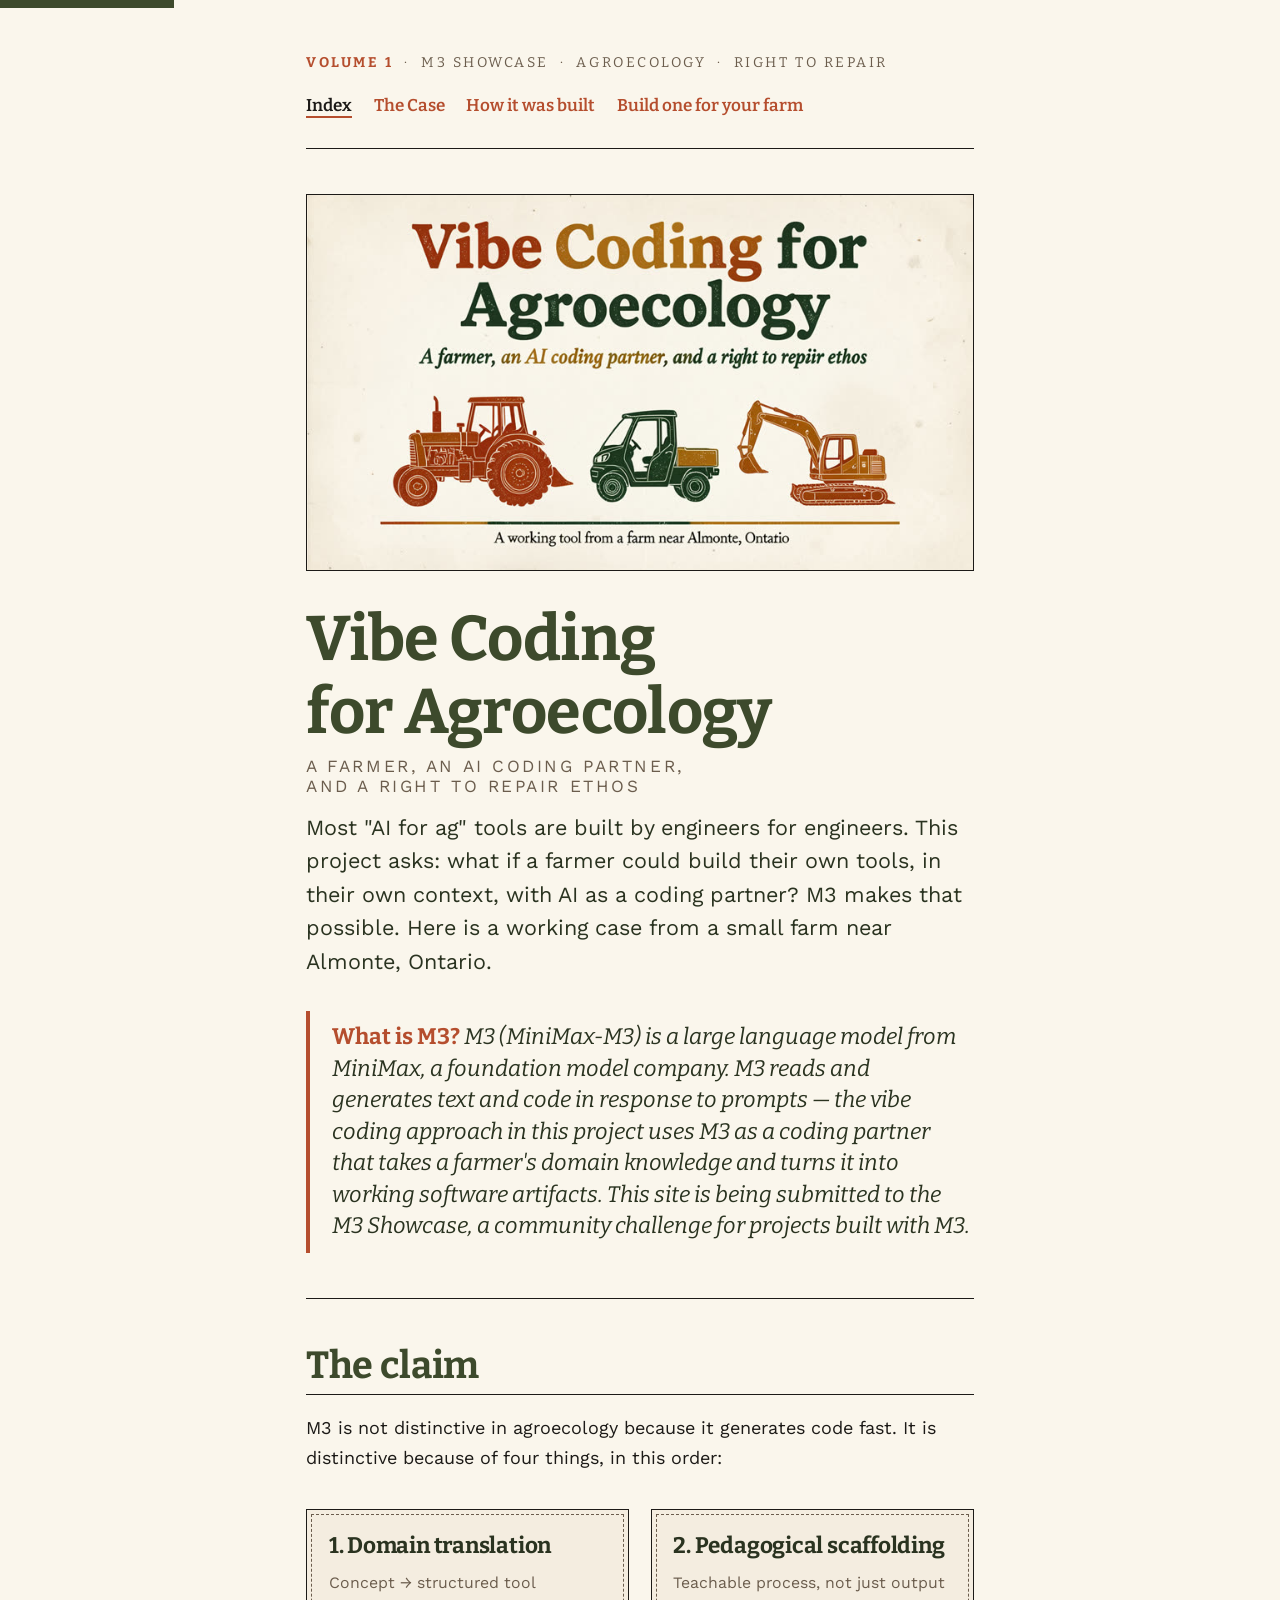
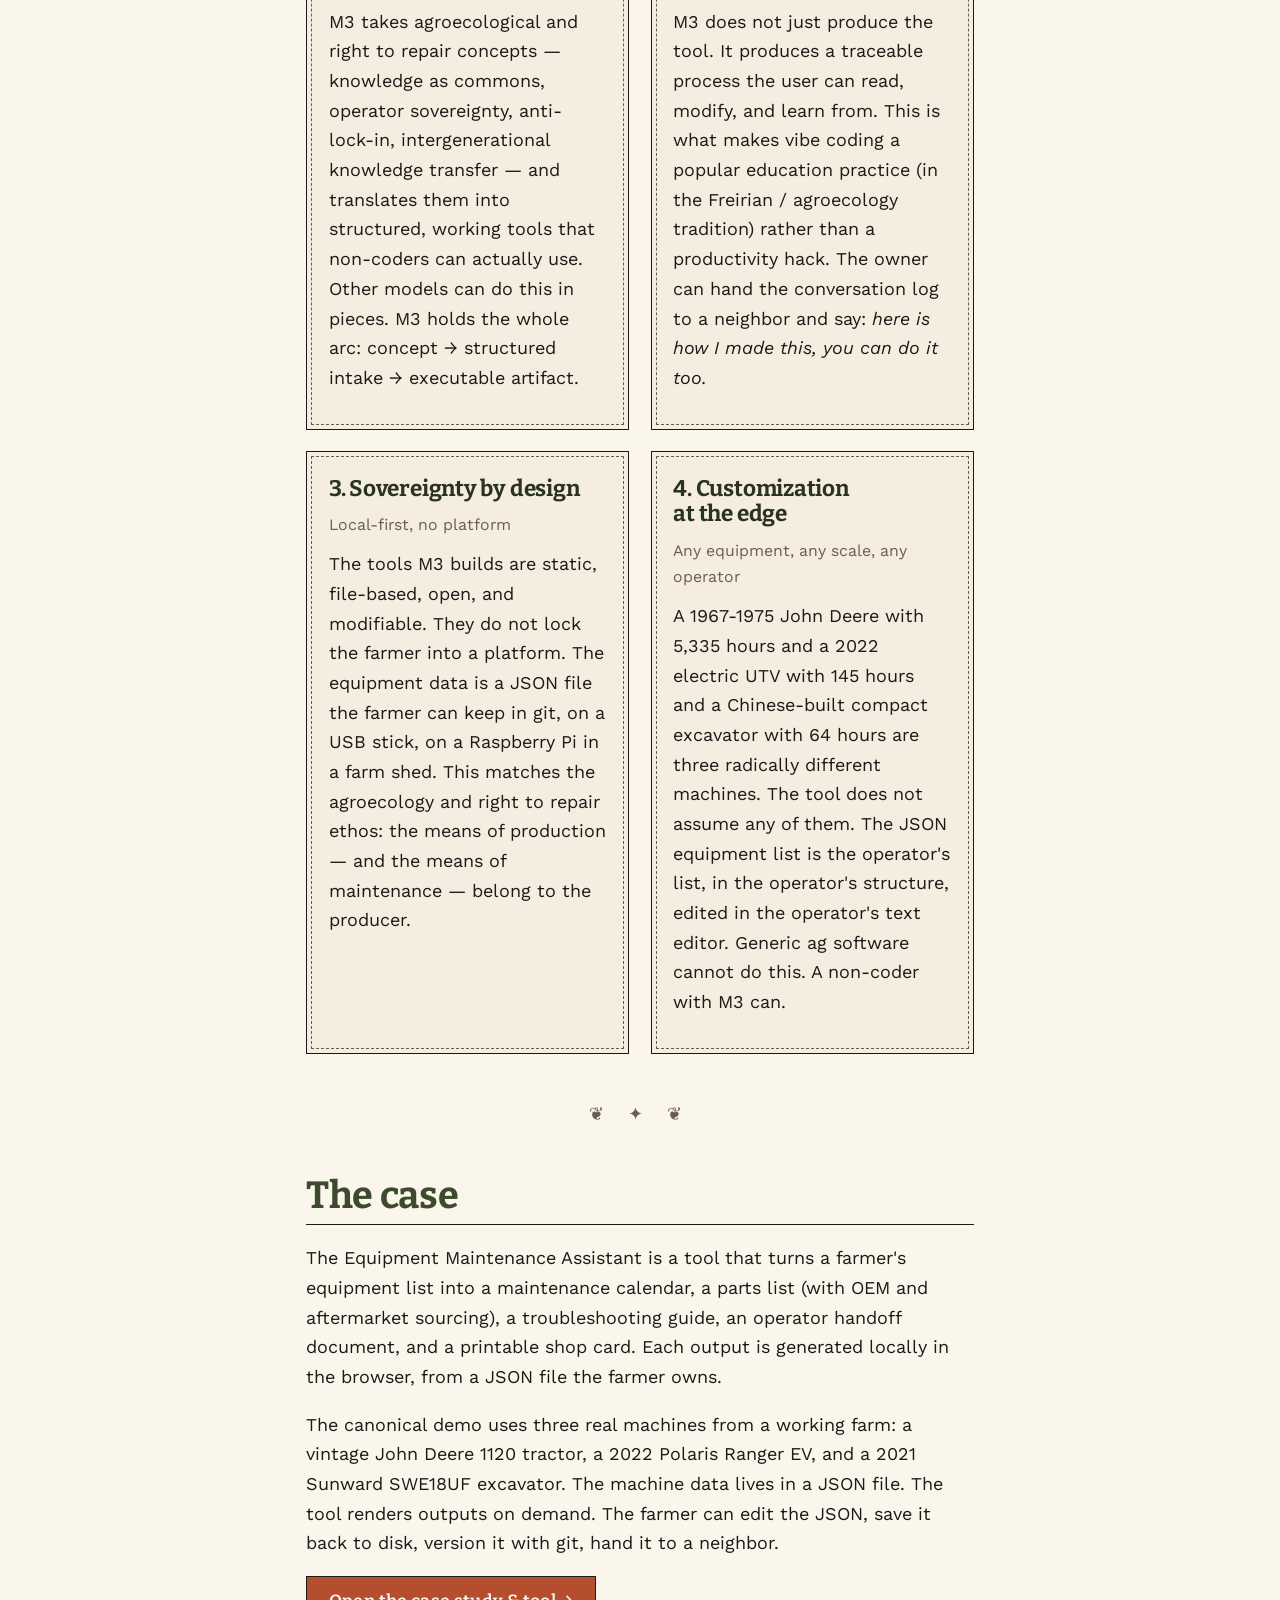
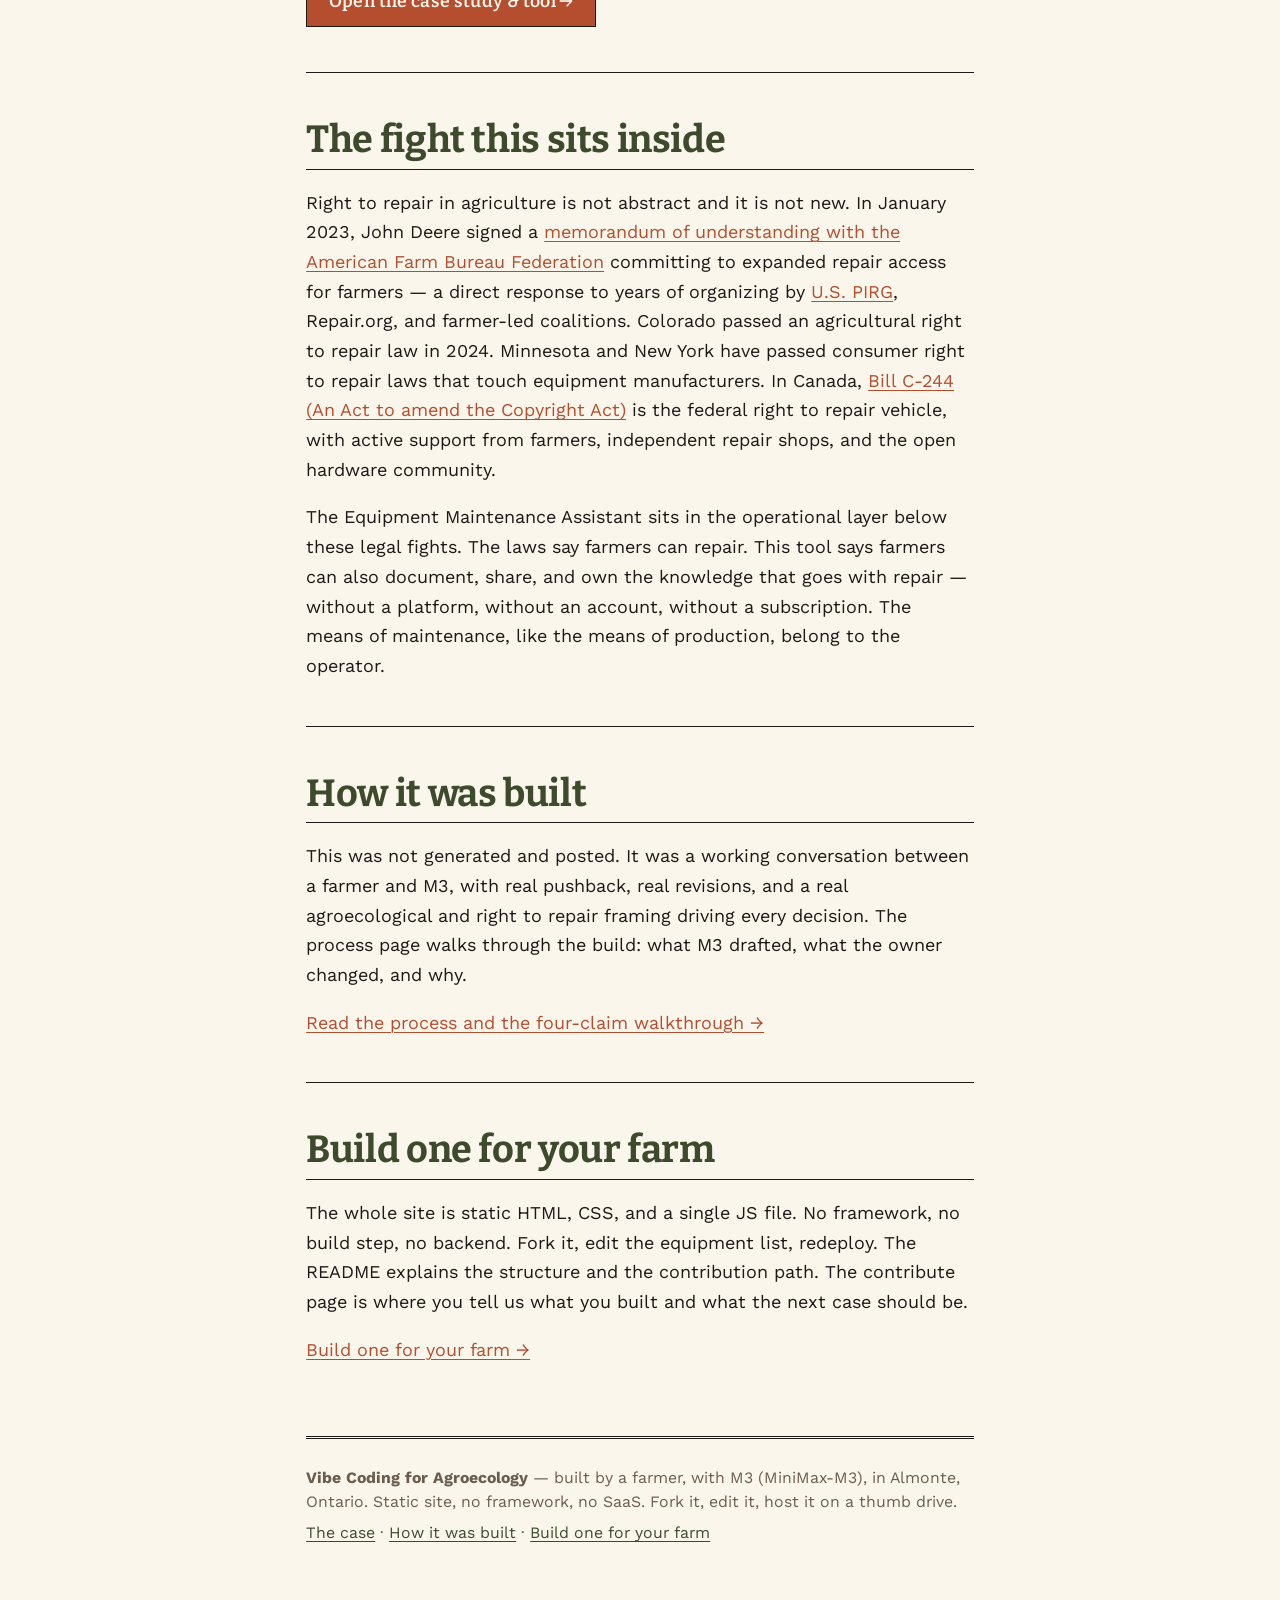
<file: index.html>
<!DOCTYPE html>
<html lang="en">
<head>
  <meta charset="UTF-8">
  <meta name="viewport" content="width=device-width, initial-scale=1.0">
  <title>Vibe Coding for Agroecology — AI and Right to Repair</title>
  <meta name="description" content="A farmer, an AI coding partner, and a right to repair ethos. Tools built end-to-end with M3 for a small farm in Almonte, Ontario.">
  <link rel="preconnect" href="https://fonts.googleapis.com">
  <link rel="preconnect" href="https://fonts.gstatic.com" crossorigin>
  <link href="https://fonts.googleapis.com/css2?family=Bitter:ital,wght@0,400;0,600;0,700;1,400;1,600&family=Work+Sans:wght@400;500;600;700&family=IBM+Plex+Mono:wght@400;500&display=swap" rel="stylesheet">
  <link rel="stylesheet" href="style.css">
</head>
<body>
  <a class="skip-link" href="#main">Skip to content</a>

  <header>
    <div class="masthead">
      <span class="issue">Volume 1</span> &nbsp;·&nbsp; M3 Showcase &nbsp;·&nbsp; Agroecology &nbsp;·&nbsp; Right to Repair
    </div>
    <nav aria-label="Primary">
      <ul>
        <li><a href="index.html" aria-current="page">Index</a></li>
        <li><a href="case-maintenance.html">The Case</a></li>
        <li><a href="process.html">How it was built</a></li>
        <li><a href="contribute.html">Build one for your farm</a></li>
      </ul>
    </nav>
  </header>

  <main id="main">

    <section>
      <figure class="hero-image">
        <img src="hero-site.jpg" alt="Cover illustration: three farm machines (a vintage tractor, a utility side-by-side, and a compact excavator) drawn in 1970s Whole Earth Catalog woodcut style with terracotta, ochre, and deep green on a parchment background. Project title text reads: Vibe Coding for Agroecology — A farmer, an AI coding partner, and a right to repair ethos.">
      </figure>

      <h1>Vibe Coding for Agroecology
        <span class="subhead">A farmer, an AI coding partner, and a right to repair ethos</span>
      </h1>

      <p class="lede">Most "AI for ag" tools are built by engineers for engineers. This project asks: what if a farmer could build their own tools, in their own context, with AI as a coding partner? M3 makes that possible. Here is a working case from a small farm near Almonte, Ontario.</p>

      <div class="claim">
        <strong>What is M3?</strong> M3 (MiniMax-M3) is a large language model from MiniMax, a foundation model company. M3 reads and generates text and code in response to prompts — the <em>vibe coding</em> approach in this project uses M3 as a coding partner that takes a farmer's domain knowledge and turns it into working software artifacts. This site is being submitted to the M3 Showcase, a community challenge for projects built with M3.
      </div>
    </section>

    <hr>

    <section>
      <h2>The claim</h2>
      <p>M3 is not distinctive in agroecology because it generates code fast. It is distinctive because of four things, in this order:</p>

      <div class="grid-asym">
        <div class="card">
          <h3>1. Domain translation</h3>
          <p class="meta">Concept → structured tool</p>
          <p>M3 takes agroecological and right to repair concepts — knowledge as commons, operator sovereignty, anti-lock-in, intergenerational knowledge transfer — and translates them into structured, working tools that non-coders can actually use. Other models can do this in pieces. M3 holds the whole arc: concept → structured intake → executable artifact.</p>
        </div>

        <div class="card">
          <h3>2. Pedagogical scaffolding</h3>
          <p class="meta">Teachable process, not just output</p>
          <p>M3 does not just produce the tool. It produces a traceable process the user can read, modify, and learn from. This is what makes vibe coding a popular education practice (in the Freirian / agroecology tradition) rather than a productivity hack. The owner can hand the conversation log to a neighbor and say: <em>here is how I made this, you can do it too.</em></p>
        </div>

        <div class="card">
          <h3>3. Sovereignty by design</h3>
          <p class="meta">Local-first, no platform</p>
          <p>The tools M3 builds are static, file-based, open, and modifiable. They do not lock the farmer into a platform. The equipment data is a JSON file the farmer can keep in git, on a USB stick, on a Raspberry Pi in a farm shed. This matches the agroecology and right to repair ethos: the means of production — and the means of maintenance — belong to the producer.</p>
        </div>

        <div class="card">
          <h3>4. Customization at the edge</h3>
          <p class="meta">Any equipment, any scale, any operator</p>
          <p>A 1967-1975 John Deere with 5,335 hours and a 2022 electric UTV with 145 hours and a Chinese-built compact excavator with 64 hours are three radically different machines. The tool does not assume any of them. The JSON equipment list is the operator's list, in the operator's structure, edited in the operator's text editor. Generic ag software cannot do this. A non-coder with M3 can.</p>
        </div>
      </div>
    </section>

    <hr class="fancy">

    <section>
      <h2>The case</h2>
      <p>The Equipment Maintenance Assistant is a tool that turns a farmer's equipment list into a maintenance calendar, a parts list (with OEM and aftermarket sourcing), a troubleshooting guide, an operator handoff document, and a printable shop card. Each output is generated locally in the browser, from a JSON file the farmer owns.</p>
      <p>The canonical demo uses three real machines from a working farm: a vintage John Deere 1120 tractor, a 2022 Polaris Ranger EV, and a 2021 Sunward SWE18UF excavator. The machine data lives in a JSON file. The tool renders outputs on demand. The farmer can edit the JSON, save it back to disk, version it with git, hand it to a neighbor.</p>
      <p><a class="btn" href="case-maintenance.html">Open the case study &amp; tool →</a></p>
    </section>

    <hr>

    <section>
      <h2>The fight this sits inside</h2>
      <p>Right to repair in agriculture is not abstract and it is not new. In January 2023, John Deere signed a <a href="https://www.fb.org/news/john-deere-american-farm-bureau-sign-right-to-repair-mou">memorandum of understanding with the American Farm Bureau Federation</a> committing to expanded repair access for farmers — a direct response to years of organizing by <a href="https://pirg.org/campaigns/right-to-repair-for-all/">U.S. PIRG</a>, Repair.org, and farmer-led coalitions. Colorado passed an agricultural right to repair law in 2024. Minnesota and New York have passed consumer right to repair laws that touch equipment manufacturers. In Canada, <a href="https://www.parl.ca/legisinfo/en/bill/44-1/c-244">Bill C-244 (An Act to amend the Copyright Act)</a> is the federal right to repair vehicle, with active support from farmers, independent repair shops, and the open hardware community.</p>
      <p>The Equipment Maintenance Assistant sits in the operational layer below these legal fights. The laws say farmers can repair. This tool says farmers can also document, share, and own the knowledge that goes with repair — without a platform, without an account, without a subscription. The means of maintenance, like the means of production, belong to the operator.</p>
    </section>

    <hr>

    <section>
      <h2>How it was built</h2>
      <p>This was not generated and posted. It was a working conversation between a farmer and M3, with real pushback, real revisions, and a real agroecological and right to repair framing driving every decision. The process page walks through the build: what M3 drafted, what the owner changed, and why.</p>
      <p><a href="process.html">Read the process and the four-claim walkthrough →</a></p>
    </section>

    <hr>

    <section>
      <h2>Build one for your farm</h2>
      <p>The whole site is static HTML, CSS, and a single JS file. No framework, no build step, no backend. Fork it, edit the equipment list, redeploy. The README explains the structure and the contribution path. The contribute page is where you tell us what you built and what the next case should be.</p>
      <p><a href="contribute.html">Build one for your farm →</a></p>
    </section>

  </main>

  <footer>
    <p><strong>Vibe Coding for Agroecology</strong> — built by a farmer, with M3 (MiniMax-M3), in Almonte, Ontario. Static site, no framework, no SaaS. Fork it, edit it, host it on a thumb drive.</p>
    <p><a href="case-maintenance.html">The case</a> · <a href="process.html">How it was built</a> · <a href="contribute.html">Build one for your farm</a></p>
  </footer>
</body>
</html>
</file>
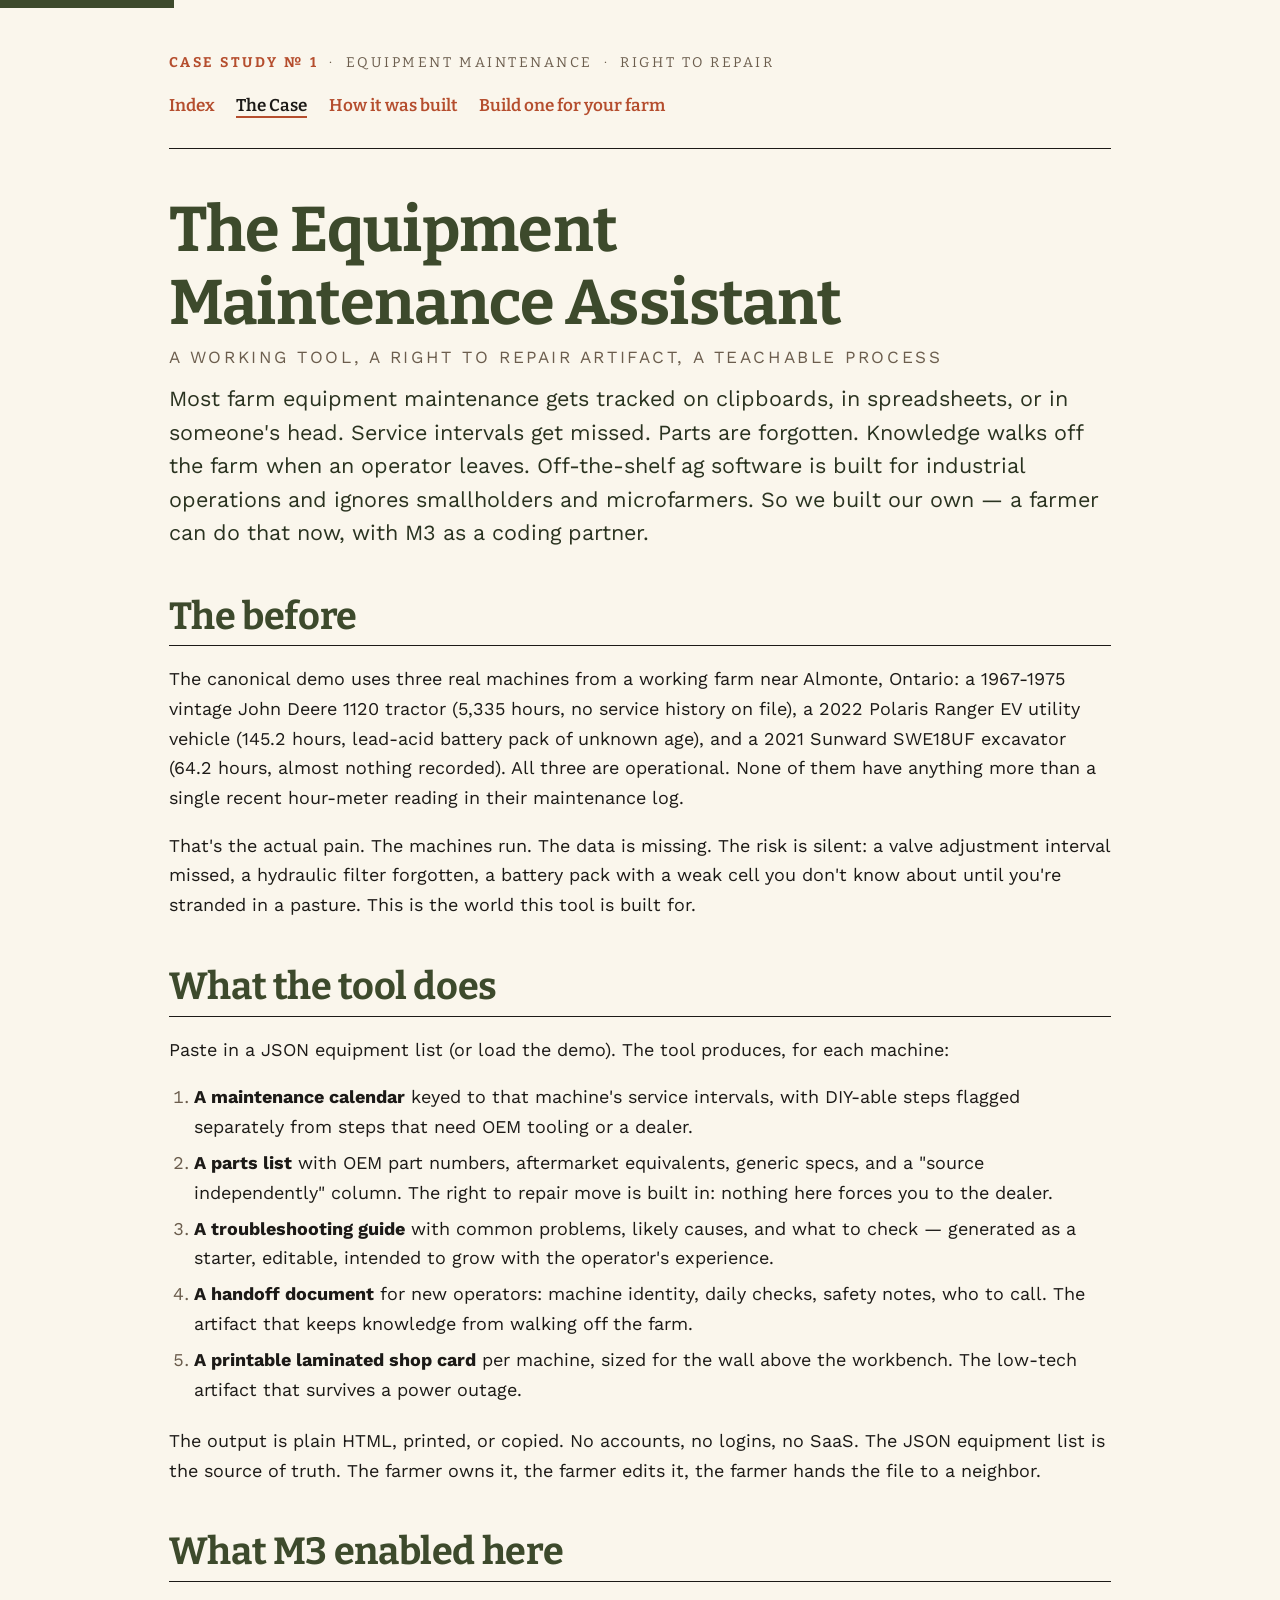
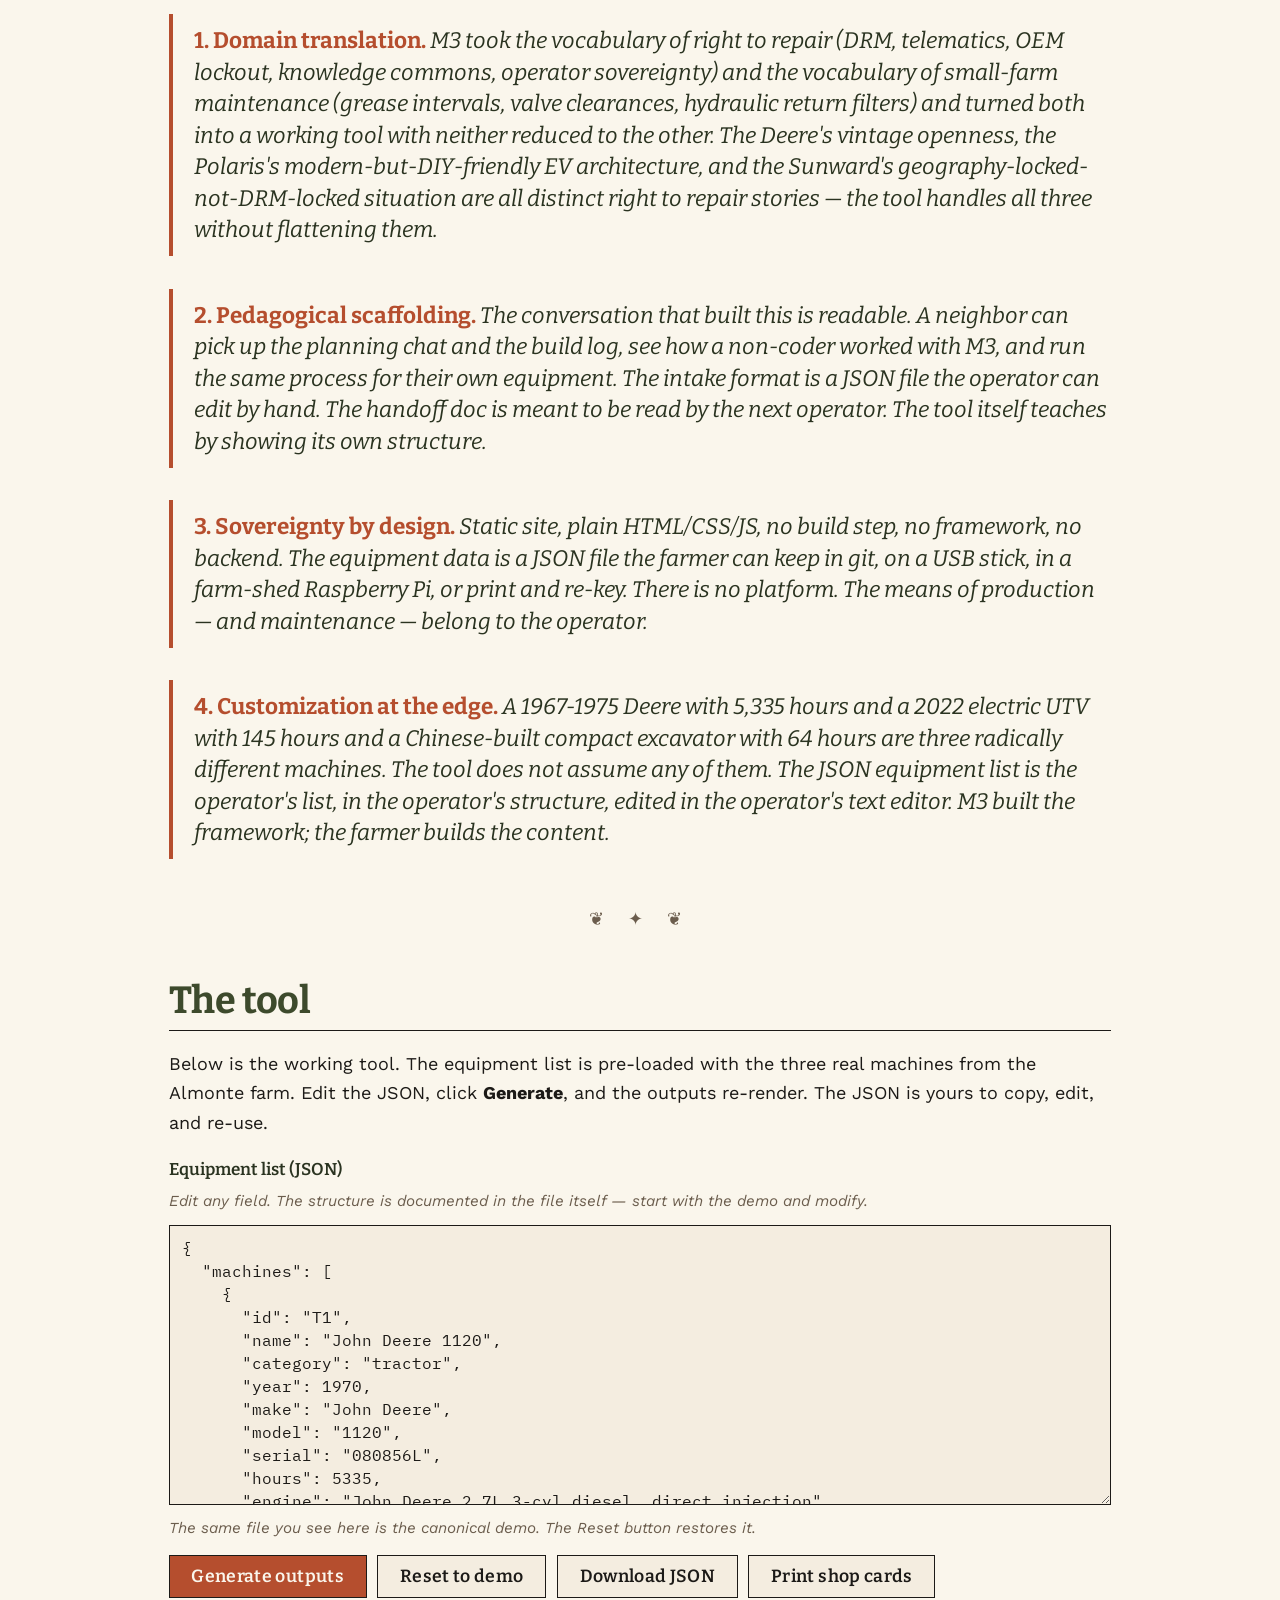
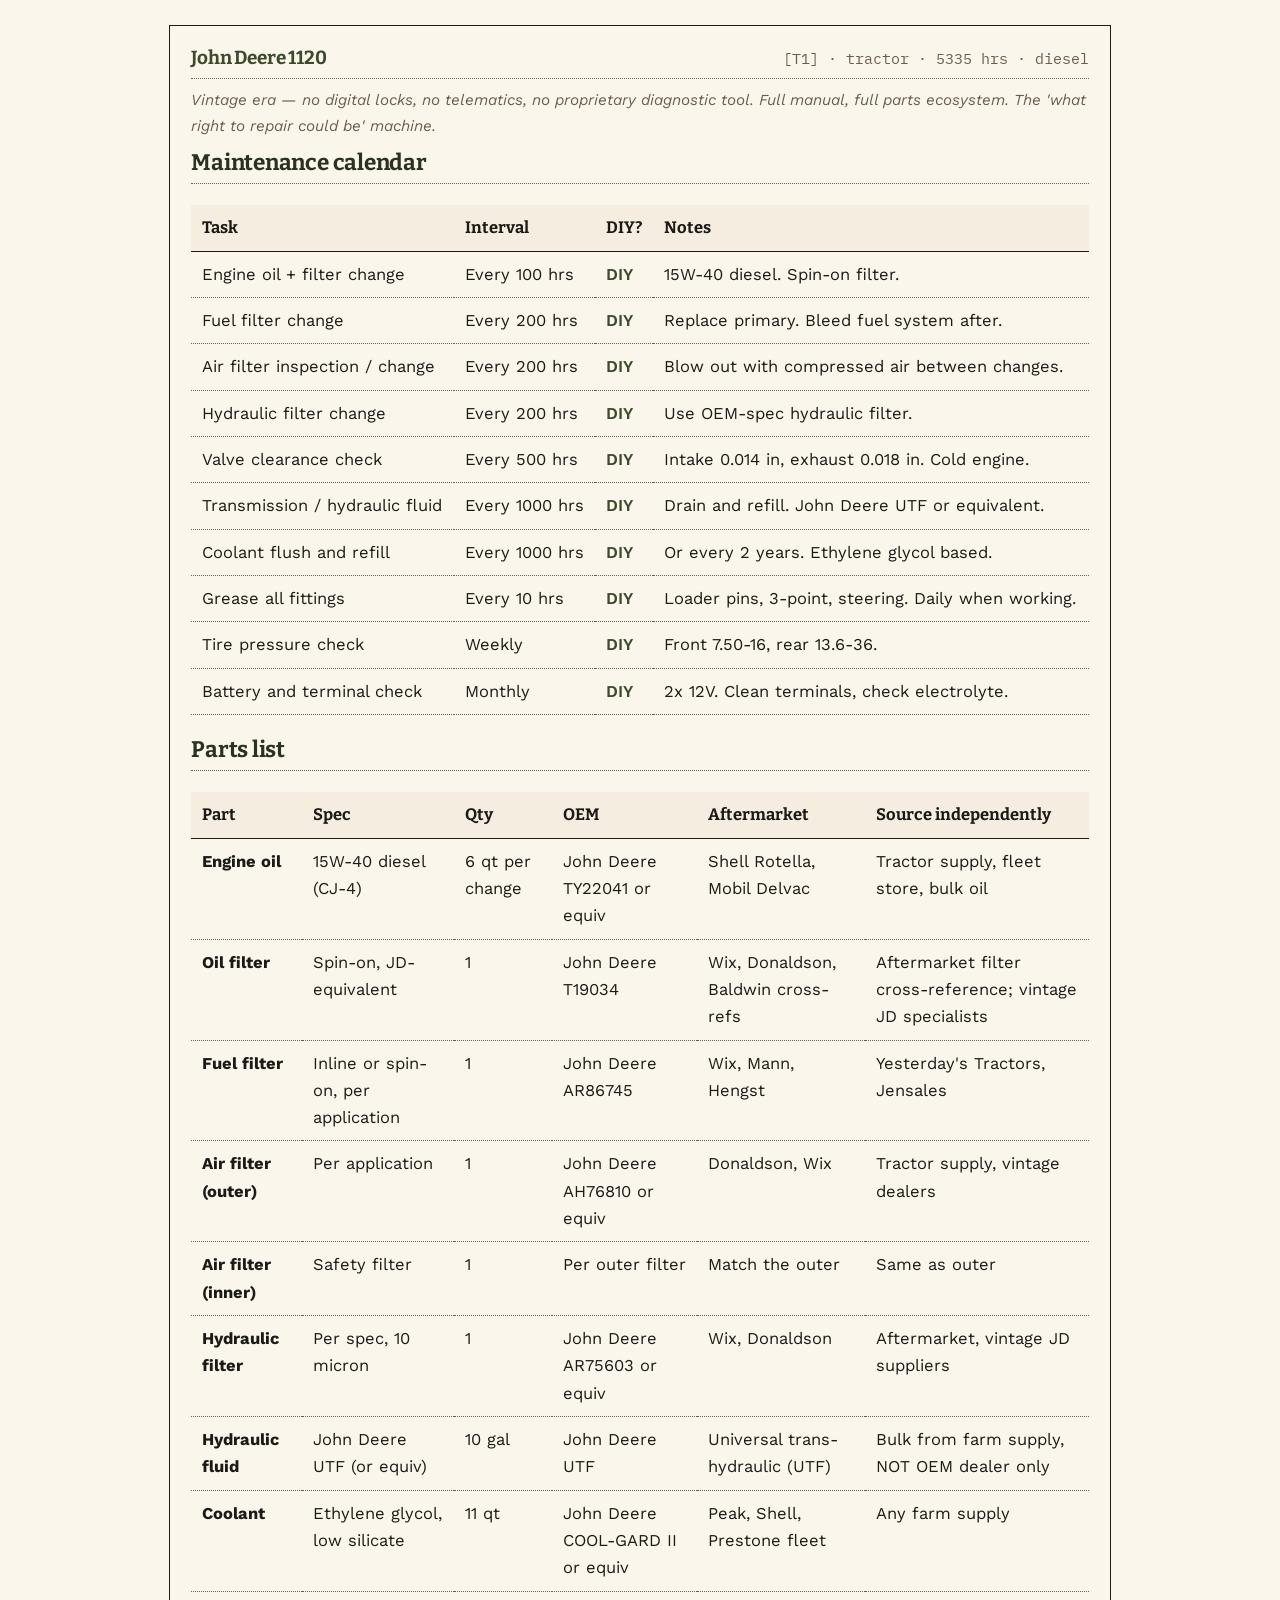
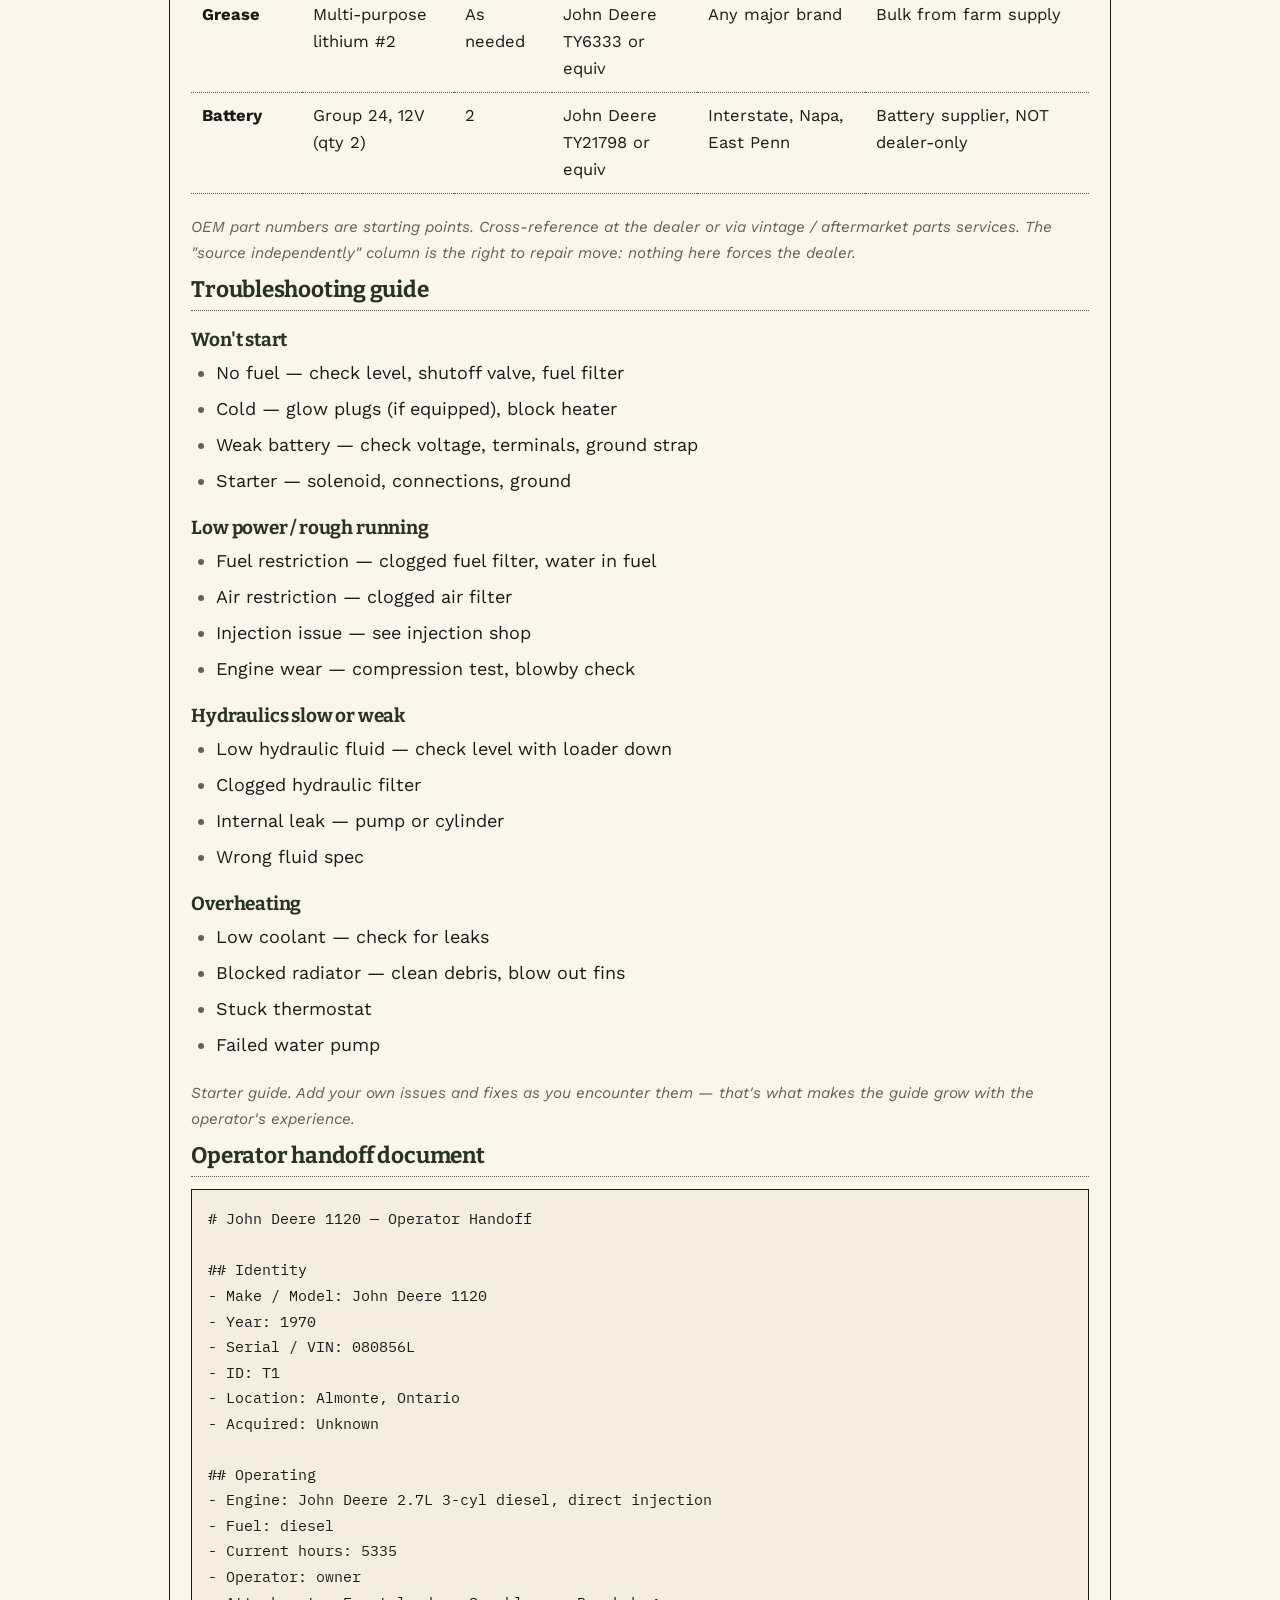
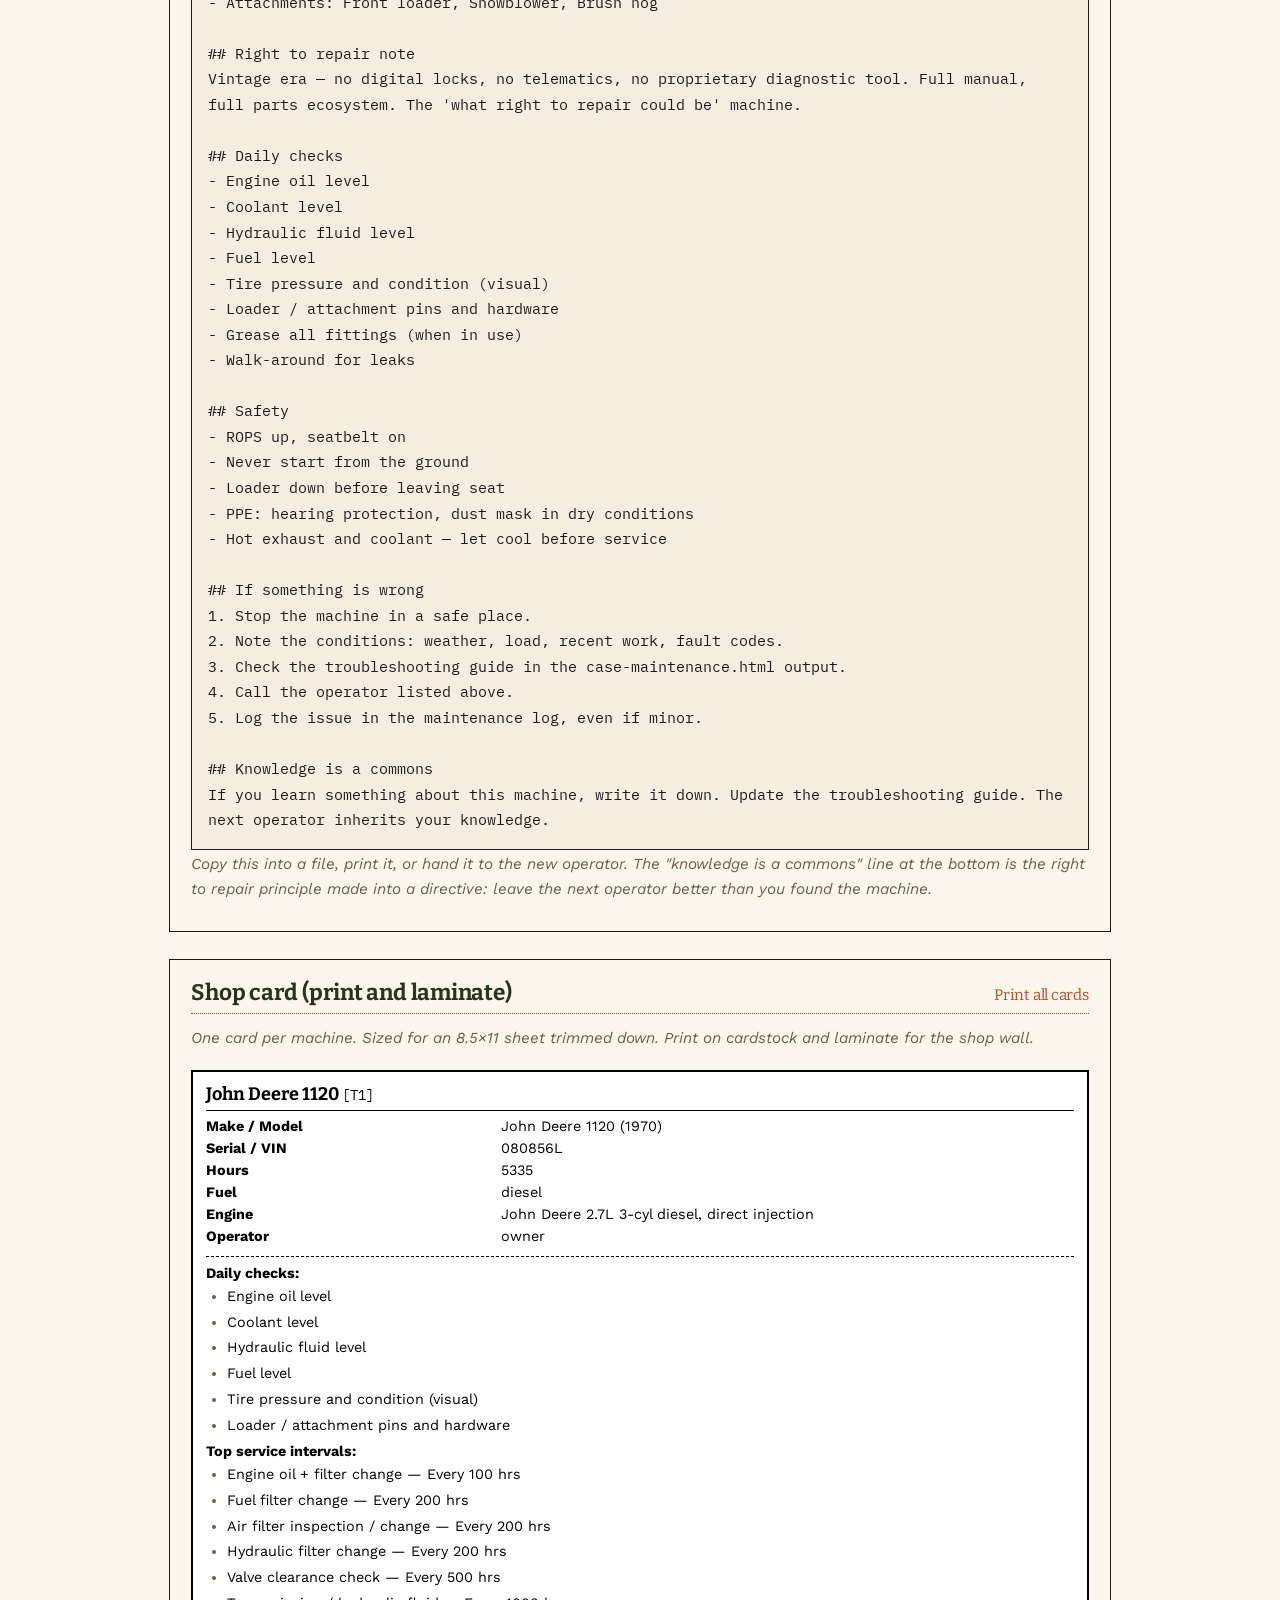
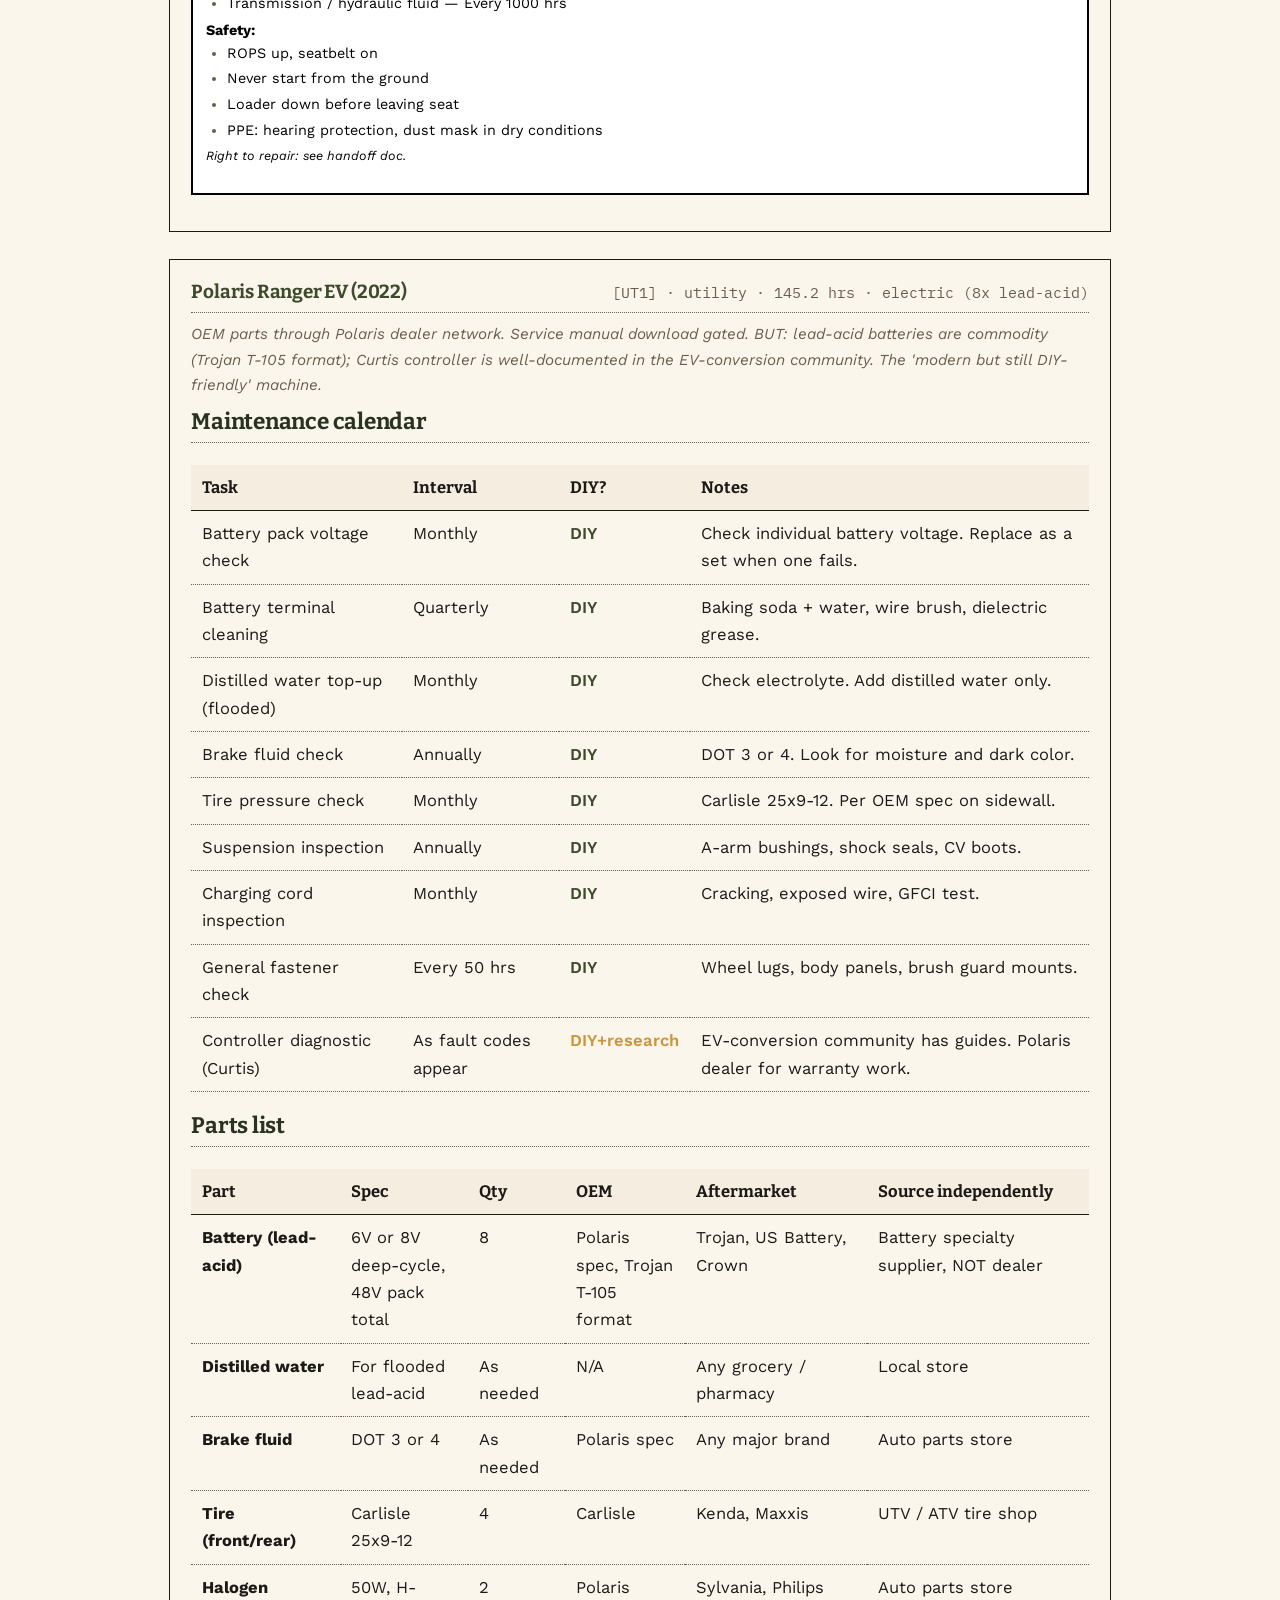
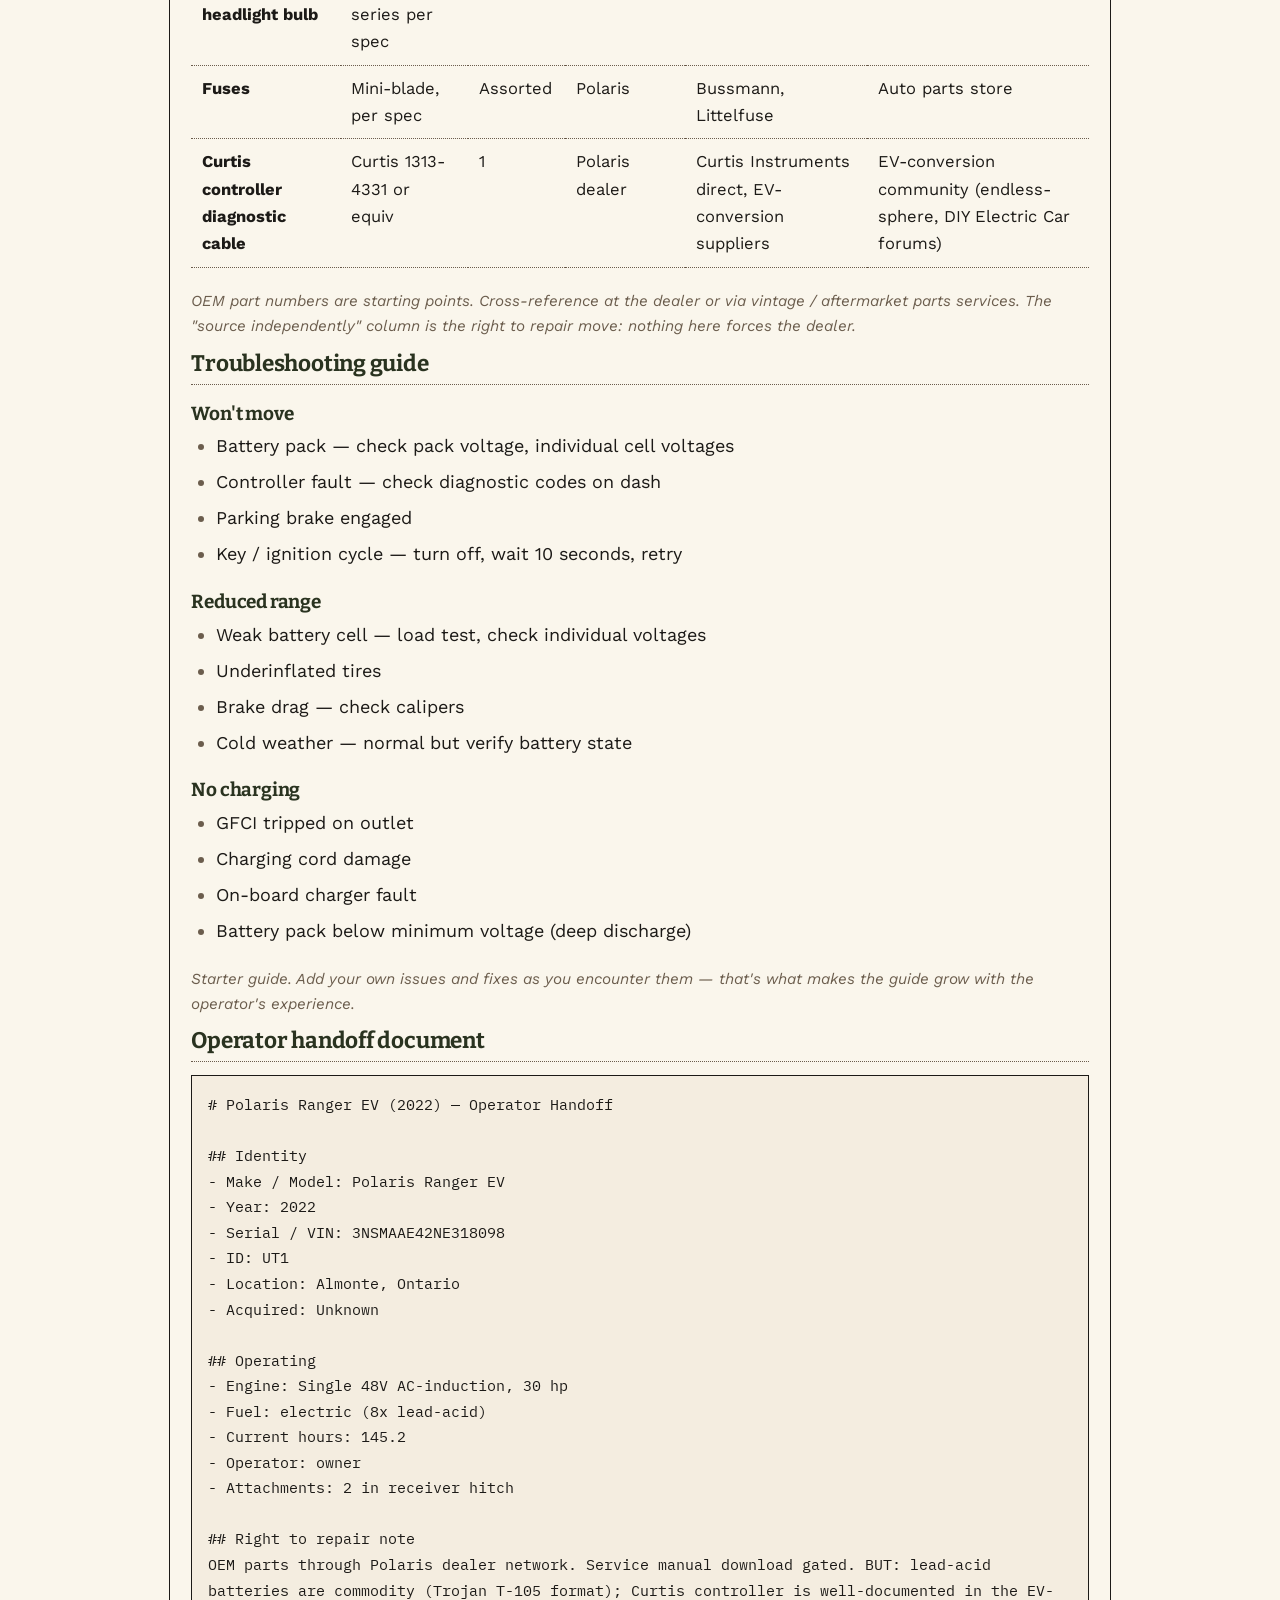
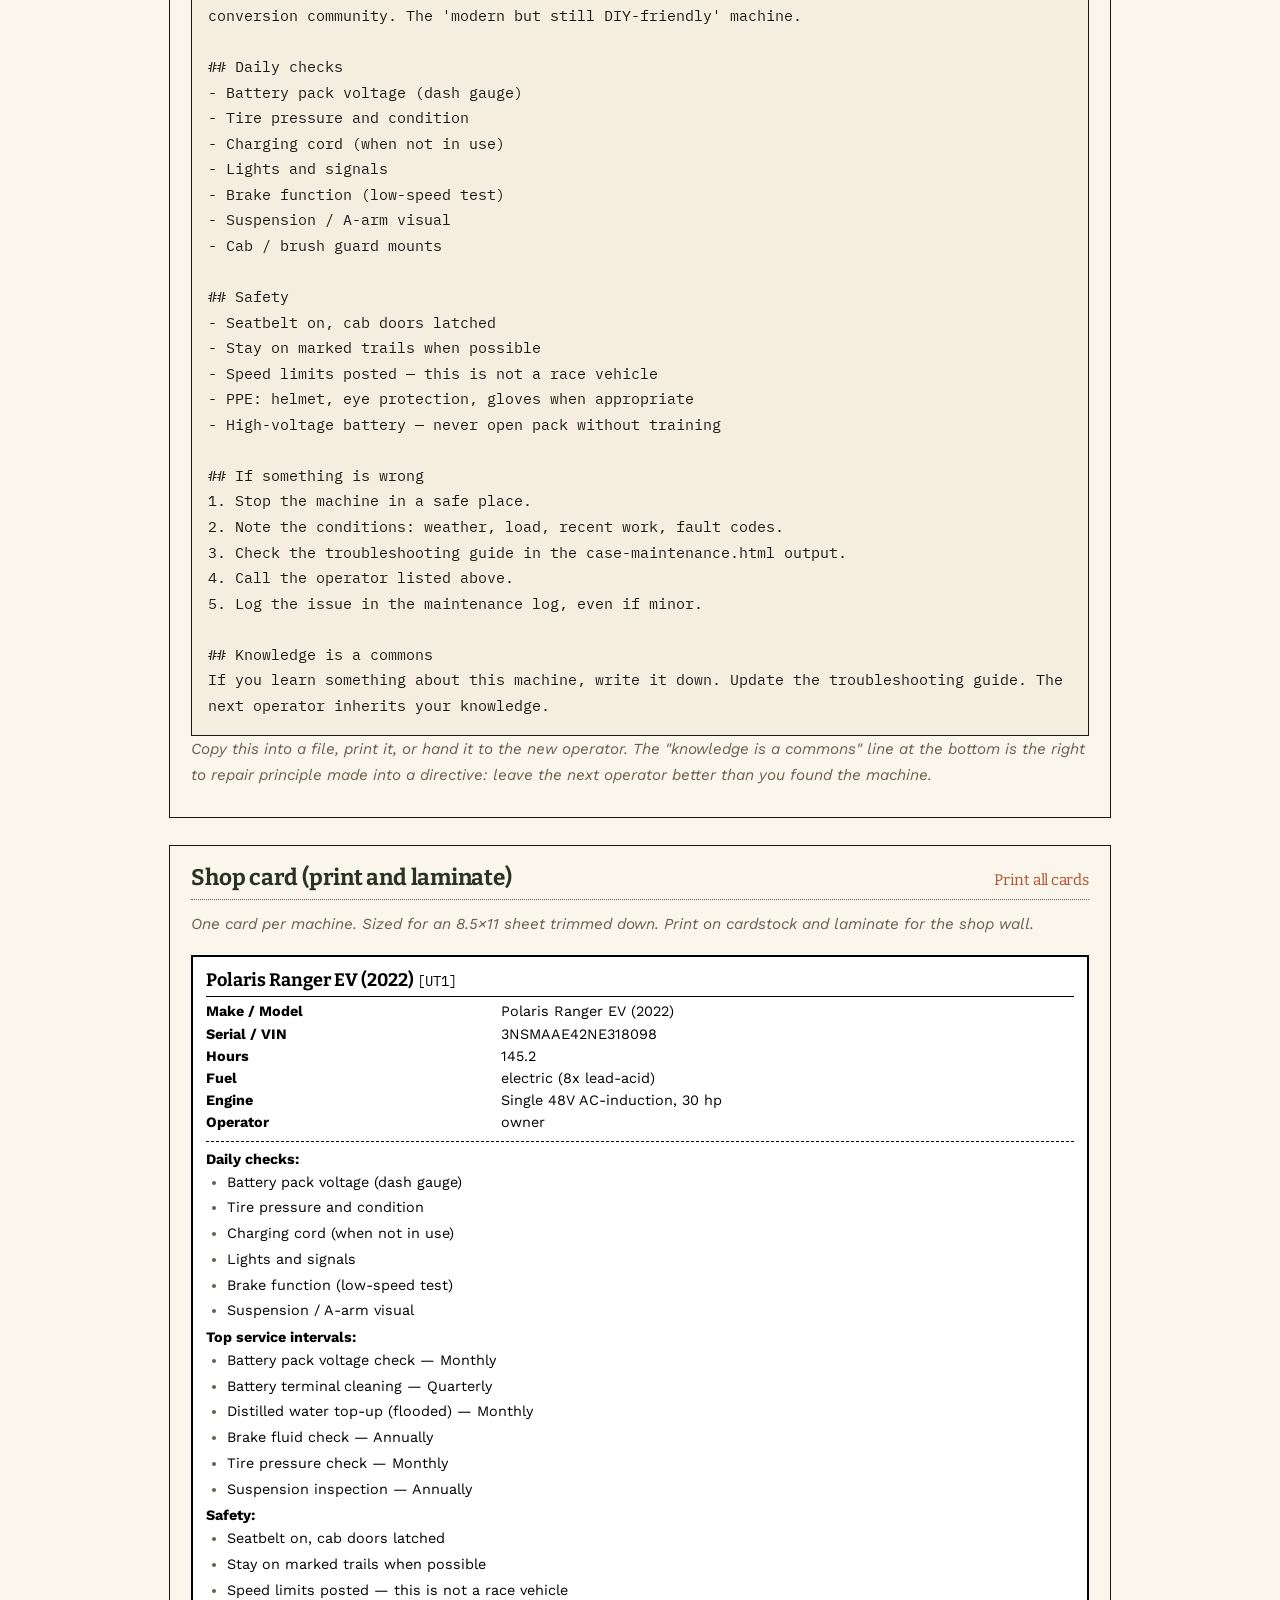
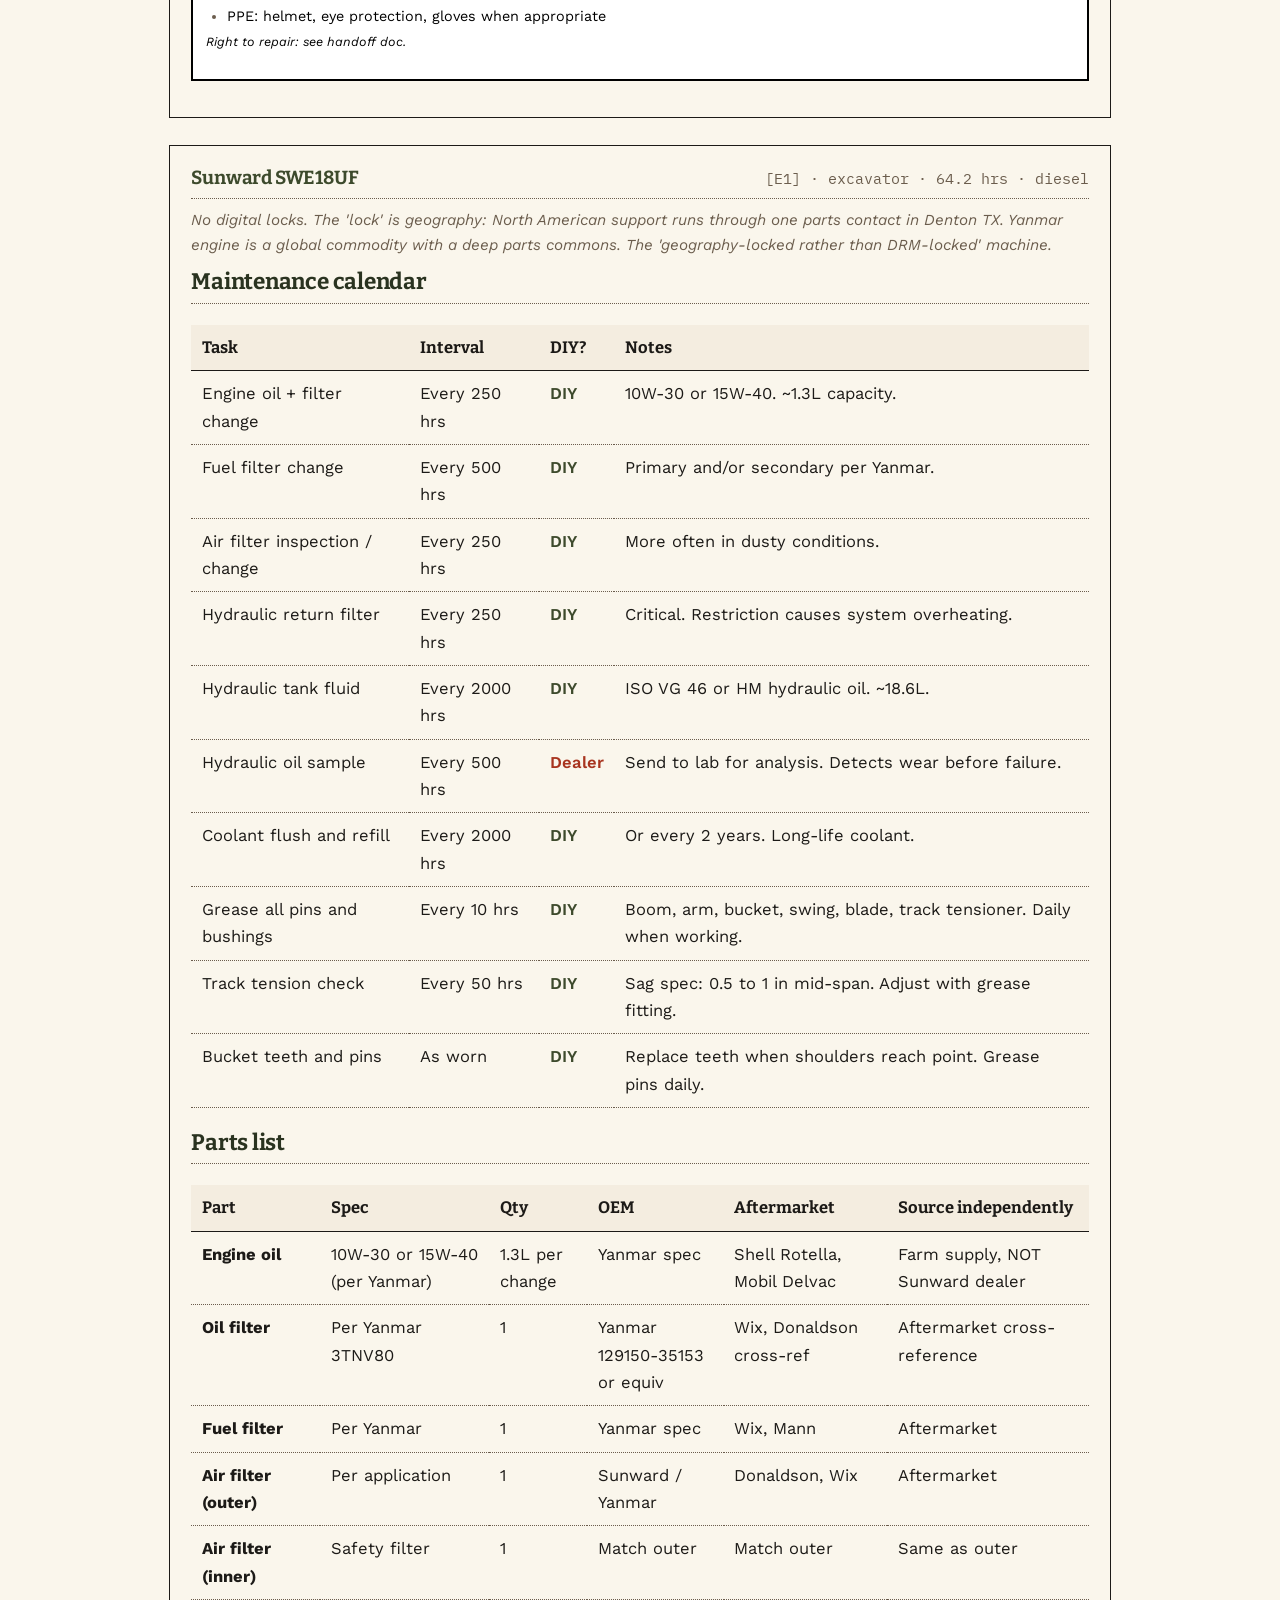
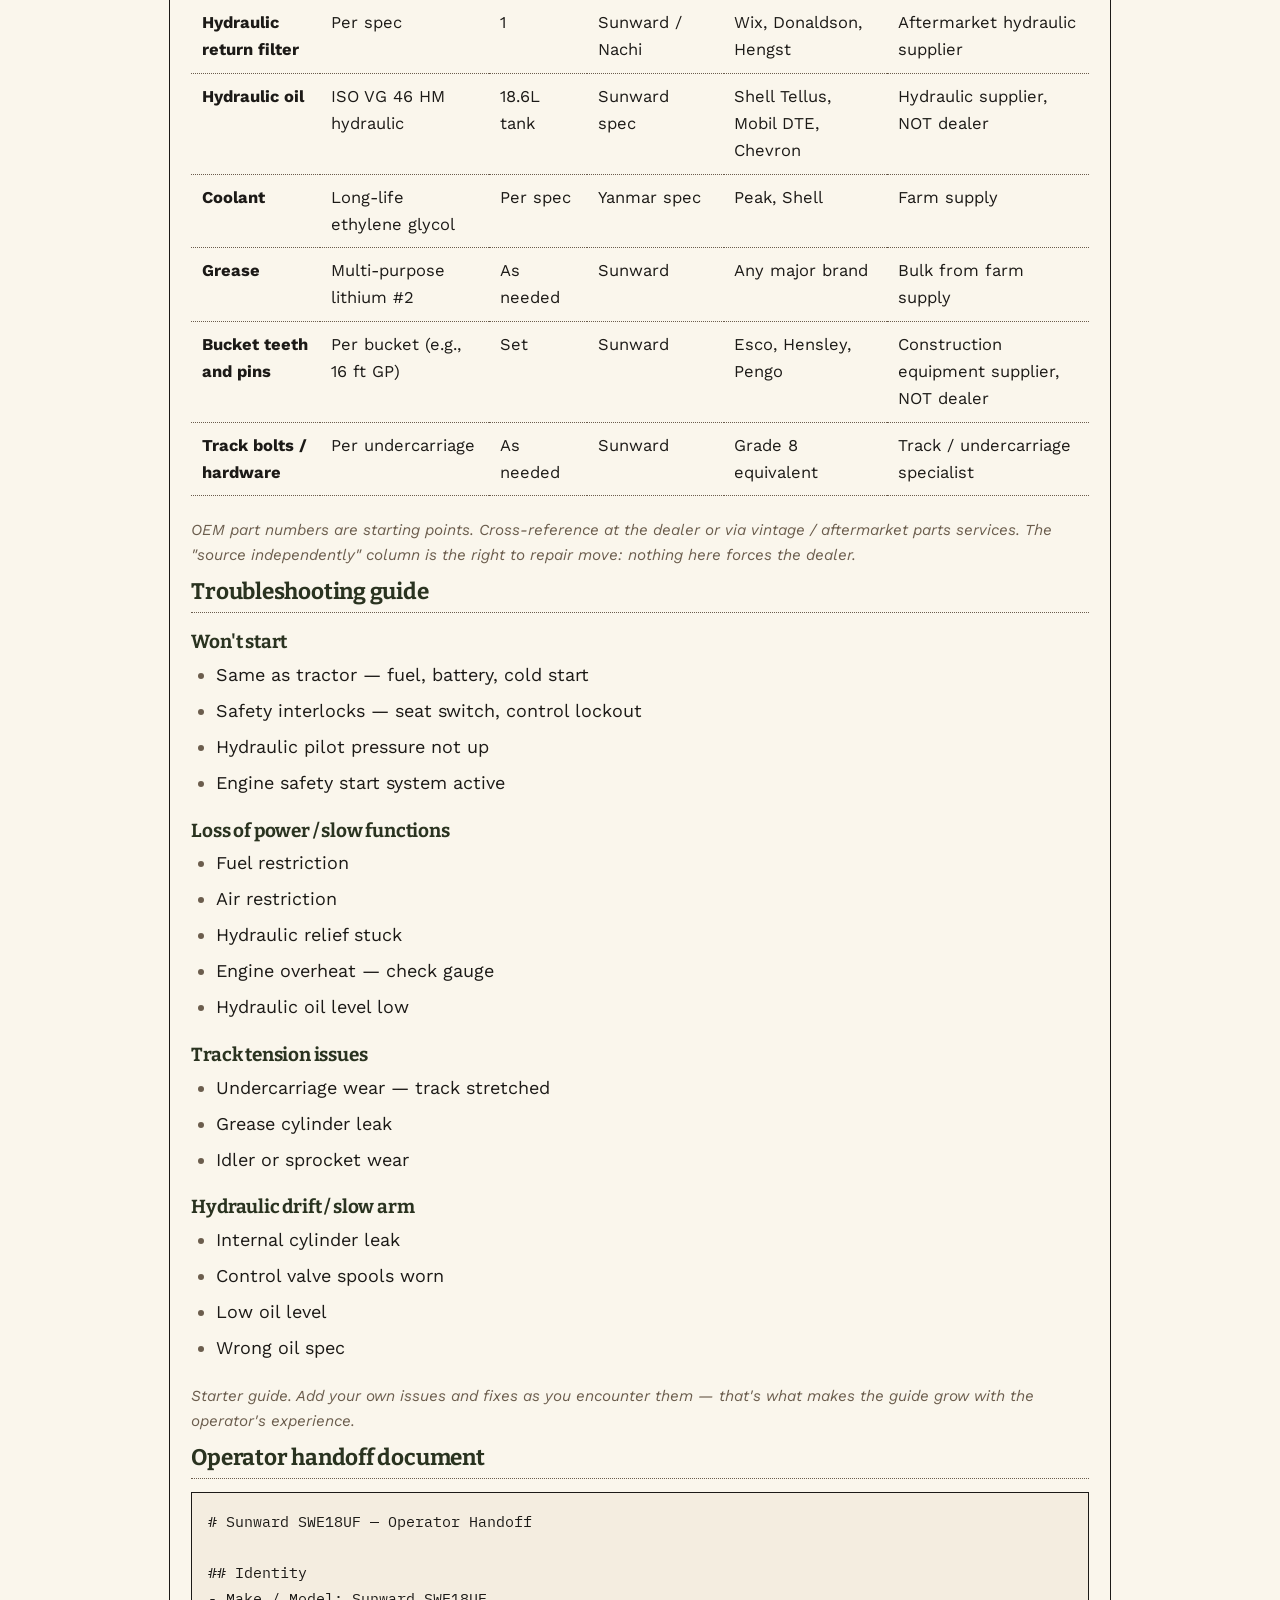
<file: case-maintenance.html>
<!DOCTYPE html>
<html lang="en">
<head>
  <meta charset="UTF-8">
  <meta name="viewport" content="width=device-width, initial-scale=1.0">
  <title>The Equipment Maintenance Case — Vibe Coding for Agroecology</title>
  <meta name="description" content="A maintenance tool built by a farmer, for any farmer's equipment list, with right to repair built in. Built end-to-end with M3.">
  <link rel="preconnect" href="https://fonts.googleapis.com">
  <link rel="preconnect" href="https://fonts.gstatic.com" crossorigin>
  <link href="https://fonts.googleapis.com/css2?family=Bitter:ital,wght@0,400;0,600;0,700;1,400;1,600&family=Work+Sans:wght@400;500;600;700&family=IBM+Plex+Mono:wght@400;500&display=swap" rel="stylesheet">
  <link rel="stylesheet" href="style.css">
</head>
<body class="wide">
  <a class="skip-link" href="#main">Skip to content</a>

  <header>
    <div class="masthead">
      <span class="issue">Case Study № 1</span> &nbsp;·&nbsp; Equipment Maintenance &nbsp;·&nbsp; Right to Repair
    </div>
    <nav aria-label="Primary">
      <ul>
        <li><a href="index.html">Index</a></li>
        <li><a href="case-maintenance.html" aria-current="page">The Case</a></li>
        <li><a href="process.html">How it was built</a></li>
        <li><a href="contribute.html">Build one for your farm</a></li>
      </ul>
    </nav>
  </header>

  <main id="main">

    <section class="case-intro">
      <h1>The Equipment Maintenance Assistant
        <span class="subhead">A working tool, a right to repair artifact, a teachable process</span>
      </h1>

      <p class="lede">Most farm equipment maintenance gets tracked on clipboards, in spreadsheets, or in someone's head. Service intervals get missed. Parts are forgotten. Knowledge walks off the farm when an operator leaves. Off-the-shelf ag software is built for industrial operations and ignores smallholders and microfarmers. So we built our own — a farmer can do that now, with M3 as a coding partner.</p>

      <h2>The before</h2>
      <p>The canonical demo uses three real machines from a working farm near Almonte, Ontario: a 1967-1975 vintage John Deere 1120 tractor (5,335 hours, no service history on file), a 2022 Polaris Ranger EV utility vehicle (145.2 hours, lead-acid battery pack of unknown age), and a 2021 Sunward SWE18UF excavator (64.2 hours, almost nothing recorded). All three are operational. None of them have anything more than a single recent hour-meter reading in their maintenance log.</p>
      <p>That's the actual pain. The machines run. The data is missing. The risk is silent: a valve adjustment interval missed, a hydraulic filter forgotten, a battery pack with a weak cell you don't know about until you're stranded in a pasture. This is the world this tool is built for.</p>

      <h2>What the tool does</h2>
      <p>Paste in a JSON equipment list (or load the demo). The tool produces, for each machine:</p>
      <ol>
        <li><strong>A maintenance calendar</strong> keyed to that machine's service intervals, with DIY-able steps flagged separately from steps that need OEM tooling or a dealer.</li>
        <li><strong>A parts list</strong> with OEM part numbers, aftermarket equivalents, generic specs, and a "source independently" column. The right to repair move is built in: nothing here forces you to the dealer.</li>
        <li><strong>A troubleshooting guide</strong> with common problems, likely causes, and what to check — generated as a starter, editable, intended to grow with the operator's experience.</li>
        <li><strong>A handoff document</strong> for new operators: machine identity, daily checks, safety notes, who to call. The artifact that keeps knowledge from walking off the farm.</li>
        <li><strong>A printable laminated shop card</strong> per machine, sized for the wall above the workbench. The low-tech artifact that survives a power outage.</li>
      </ol>
      <p>The output is plain HTML, printed, or copied. No accounts, no logins, no SaaS. The JSON equipment list is the source of truth. The farmer owns it, the farmer edits it, the farmer hands the file to a neighbor.</p>
    </section>

    <section class="case-claims">
      <h2>What M3 enabled here</h2>

      <div class="claim"><strong>1. Domain translation.</strong> M3 took the vocabulary of right to repair (DRM, telematics, OEM lockout, knowledge commons, operator sovereignty) and the vocabulary of small-farm maintenance (grease intervals, valve clearances, hydraulic return filters) and turned both into a working tool with neither reduced to the other. The Deere's vintage openness, the Polaris's modern-but-DIY-friendly EV architecture, and the Sunward's geography-locked-not-DRM-locked situation are all distinct right to repair stories — the tool handles all three without flattening them.</div>

      <div class="claim"><strong>2. Pedagogical scaffolding.</strong> The conversation that built this is readable. A neighbor can pick up the planning chat and the build log, see how a non-coder worked with M3, and run the same process for their own equipment. The intake format is a JSON file the operator can edit by hand. The handoff doc is meant to be read by the next operator. The tool itself teaches by showing its own structure.</div>

      <div class="claim"><strong>3. Sovereignty by design.</strong> Static site, plain HTML/CSS/JS, no build step, no framework, no backend. The equipment data is a JSON file the farmer can keep in git, on a USB stick, in a farm-shed Raspberry Pi, or print and re-key. There is no platform. The means of production — and maintenance — belong to the operator.</div>

      <div class="claim"><strong>4. Customization at the edge.</strong> A 1967-1975 Deere with 5,335 hours and a 2022 electric UTV with 145 hours and a Chinese-built compact excavator with 64 hours are three radically different machines. The tool does not assume any of them. The JSON equipment list is the operator's list, in the operator's structure, edited in the operator's text editor. M3 built the framework; the farmer builds the content.</div>
    </section>

    <hr class="fancy">

    <section>
      <h2>The tool</h2>
      <p>Below is the working tool. The equipment list is pre-loaded with the three real machines from the Almonte farm. Edit the JSON, click <strong>Generate</strong>, and the outputs re-render. The JSON is yours to copy, edit, and re-use.</p>

      <div class="intake no-print">
        <label for="input">Equipment list (JSON)</label>
        <p class="hint">Edit any field. The structure is documented in the file itself — start with the demo and modify.</p>
        <textarea id="input" spellcheck="false" aria-describedby="input-hint"></textarea>
        <p id="input-hint" class="hint">The same file you see here is the canonical demo. The Reset button restores it.</p>
        <div class="toolbar">
          <button id="generate" type="button">Generate outputs</button>
          <button id="reset" type="button" class="ghost">Reset to demo</button>
          <button id="download" type="button" class="ghost">Download JSON</button>
          <button id="print" type="button" class="ghost">Print shop cards</button>
        </div>
        <p id="parse-error" class="hint" style="color: var(--color-warn); display: none;"></p>
      </div>

      <div id="outputs" aria-live="polite">
        <noscript>
          <div class="output">
            <h3>JavaScript required</h3>
            <p>The tool needs JavaScript to render outputs from the equipment list. The list above is still readable as the canonical demo data. With JS enabled, click <em>Generate outputs</em> to render the maintenance calendar, parts list, troubleshooting guide, handoff document, and shop cards.</p>
          </div>
        </noscript>
      </div>
    </section>

  </main>

  <footer>
    <p><strong>Vibe Coding for Agroecology</strong> — built by a farmer, with M3 (MiniMax-M3), in Almonte, Ontario. Static site, no framework, no SaaS. Fork it, edit it, host it on a thumb drive.</p>
    <p><a href="process.html">How it was built</a> · <a href="contribute.html">Build one for your farm</a> · <a href="index.html">Index</a></p>
  </footer>

  <script>
  /* =========================================================
     Equipment Maintenance Assistant — generator
     Plain JS. No framework. Reads a JSON equipment list and
     renders: maintenance calendar, parts list, troubleshooting
     guide, handoff doc, and shop cards.
     ========================================================= */

  // --- Canonical demo: three real machines from the Almonte farm ---
  const DEMO_JSON = {
    "machines": [
      {
        "id": "T1",
        "name": "John Deere 1120",
        "category": "tractor",
        "year": 1970,
        "make": "John Deere",
        "model": "1120",
        "serial": "080856L",
        "hours": 5335,
        "engine": "John Deere 2.7L 3-cyl diesel, direct injection",
        "fuel": "diesel",
        "fuel_tank_l": 62.5,
        "operator": "owner",
        "diy_friendly": true,
        "oem_locked": false,
        "lock_notes": "Vintage era — no digital locks, no telematics, no proprietary diagnostic tool. Full manual, full parts ecosystem. The 'what right to repair could be' machine.",
        "attachments": ["Front loader", "Snowblower", "Brush hog"],
        "acquired": "Unknown",
        "location": "Almonte, Ontario"
      },
      {
        "id": "UT1",
        "name": "Polaris Ranger EV (2022)",
        "category": "utility",
        "year": 2022,
        "make": "Polaris",
        "model": "Ranger EV",
        "vin": "3NSMAAE42NE318098",
        "hours": 145.2,
        "engine": "Single 48V AC-induction, 30 hp",
        "fuel": "electric (8x lead-acid)",
        "battery": "8x lead-acid, 48V pack",
        "operator": "owner",
        "diy_friendly": true,
        "oem_locked": true,
        "lock_notes": "OEM parts through Polaris dealer network. Service manual download gated. BUT: lead-acid batteries are commodity (Trojan T-105 format); Curtis controller is well-documented in the EV-conversion community. The 'modern but still DIY-friendly' machine.",
        "attachments": ["2 in receiver hitch"],
        "acquired": "Unknown",
        "location": "Almonte, Ontario"
      },
      {
        "id": "E1",
        "name": "Sunward SWE18UF",
        "category": "excavator",
        "year": 2021,
        "make": "Sunward",
        "model": "SWE18UF",
        "serial": "SWE18UF00659",
        "hours": 64.2,
        "engine": "Yanmar 3TNV80F-SSSU, 18 hp, Tier 4 Final",
        "fuel": "diesel",
        "fuel_tank_l": 24.6,
        "operator": "owner",
        "diy_friendly": true,
        "oem_locked": false,
        "lock_notes": "No digital locks. The 'lock' is geography: North American support runs through one parts contact in Denton TX. Yanmar engine is a global commodity with a deep parts commons. The 'geography-locked rather than DRM-locked' machine.",
        "attachments": ["16 ft GP bucket", "30 in clean-up bucket", "Hydraulic thumb", "Digga 1DDS mini excavator kit, 9 in auger bit"],
        "acquired": "Unknown",
        "location": "Almonte, Ontario"
      }
    ]
  };

  // --- Service interval templates by machine category ---
  const INTERVALS = {
    tractor: [
      { task: "Engine oil + filter change",     every_hours: 100,  diy: true,  notes: "15W-40 diesel. Spin-on filter." },
      { task: "Fuel filter change",             every_hours: 200,  diy: true,  notes: "Replace primary. Bleed fuel system after." },
      { task: "Air filter inspection / change", every_hours: 200,  diy: true,  notes: "Blow out with compressed air between changes." },
      { task: "Hydraulic filter change",        every_hours: 200,  diy: true,  notes: "Use OEM-spec hydraulic filter." },
      { task: "Valve clearance check",          every_hours: 500,  diy: true,  notes: "Intake 0.014 in, exhaust 0.018 in. Cold engine." },
      { task: "Transmission / hydraulic fluid", every_hours: 1000, diy: true,  notes: "Drain and refill. John Deere UTF or equivalent." },
      { task: "Coolant flush and refill",       every_hours: 1000, diy: true,  notes: "Or every 2 years. Ethylene glycol based." },
      { task: "Grease all fittings",            every_hours: 10,   diy: true,  notes: "Loader pins, 3-point, steering. Daily when working." },
      { task: "Tire pressure check",            every_hours: 0,    diy: true,  interval_text: "Weekly",   notes: "Front 7.50-16, rear 13.6-36." },
      { task: "Battery and terminal check",     every_hours: 0,    diy: true,  interval_text: "Monthly",  notes: "2x 12V. Clean terminals, check electrolyte." }
    ],
    utility: [
      { task: "Battery pack voltage check",        every_hours: 0,  diy: true,  interval_text: "Monthly",    notes: "Check individual battery voltage. Replace as a set when one fails." },
      { task: "Battery terminal cleaning",         every_hours: 0,  diy: true,  interval_text: "Quarterly",  notes: "Baking soda + water, wire brush, dielectric grease." },
      { task: "Distilled water top-up (flooded)",  every_hours: 0,  diy: true,  interval_text: "Monthly",    notes: "Check electrolyte. Add distilled water only." },
      { task: "Brake fluid check",                 every_hours: 0,  diy: true,  interval_text: "Annually",   notes: "DOT 3 or 4. Look for moisture and dark color." },
      { task: "Tire pressure check",               every_hours: 0,  diy: true,  interval_text: "Monthly",    notes: "Carlisle 25x9-12. Per OEM spec on sidewall." },
      { task: "Suspension inspection",             every_hours: 0,  diy: true,  interval_text: "Annually",   notes: "A-arm bushings, shock seals, CV boots." },
      { task: "Charging cord inspection",          every_hours: 0,  diy: true,  interval_text: "Monthly",    notes: "Cracking, exposed wire, GFCI test." },
      { task: "General fastener check",            every_hours: 50, diy: true,  notes: "Wheel lugs, body panels, brush guard mounts." },
      { task: "Controller diagnostic (Curtis)",    every_hours: 0,  diy: "maybe", interval_text: "As fault codes appear", notes: "EV-conversion community has guides. Polaris dealer for warranty work." }
    ],
    excavator: [
      { task: "Engine oil + filter change",         every_hours: 250,  diy: true,  notes: "10W-30 or 15W-40. ~1.3L capacity." },
      { task: "Fuel filter change",                 every_hours: 500,  diy: true,  notes: "Primary and/or secondary per Yanmar." },
      { task: "Air filter inspection / change",     every_hours: 250,  diy: true,  notes: "More often in dusty conditions." },
      { task: "Hydraulic return filter",            every_hours: 250,  diy: true,  notes: "Critical. Restriction causes system overheating." },
      { task: "Hydraulic tank fluid",               every_hours: 2000, diy: true,  notes: "ISO VG 46 or HM hydraulic oil. ~18.6L." },
      { task: "Hydraulic oil sample",               every_hours: 500,  diy: false, notes: "Send to lab for analysis. Detects wear before failure." },
      { task: "Coolant flush and refill",           every_hours: 2000, diy: true,  notes: "Or every 2 years. Long-life coolant." },
      { task: "Grease all pins and bushings",       every_hours: 10,   diy: true,  notes: "Boom, arm, bucket, swing, blade, track tensioner. Daily when working." },
      { task: "Track tension check",                every_hours: 50,   diy: true,  notes: "Sag spec: 0.5 to 1 in mid-span. Adjust with grease fitting." },
      { task: "Bucket teeth and pins",              every_hours: 0,    diy: true,  interval_text: "As worn", notes: "Replace teeth when shoulders reach point. Grease pins daily." }
    ]
  };

  // --- Parts list templates by category ---
  const PARTS = {
    tractor: [
      { name: "Engine oil",          spec: "15W-40 diesel (CJ-4)",                qty: "6 qt per change",   oem: "John Deere TY22041 or equiv",  aftermarket: "Shell Rotella, Mobil Delvac", source: "Tractor supply, fleet store, bulk oil" },
      { name: "Oil filter",          spec: "Spin-on, JD-equivalent",              qty: "1",                 oem: "John Deere T19034",            aftermarket: "Wix, Donaldson, Baldwin cross-refs", source: "Aftermarket filter cross-reference; vintage JD specialists" },
      { name: "Fuel filter",         spec: "Inline or spin-on, per application",  qty: "1",                 oem: "John Deere AR86745",           aftermarket: "Wix, Mann, Hengst",        source: "Yesterday's Tractors, Jensales" },
      { name: "Air filter (outer)",  spec: "Per application",                     qty: "1",                 oem: "John Deere AH76810 or equiv",  aftermarket: "Donaldson, Wix",          source: "Tractor supply, vintage dealers" },
      { name: "Air filter (inner)",  spec: "Safety filter",                       qty: "1",                 oem: "Per outer filter",             aftermarket: "Match the outer",        source: "Same as outer" },
      { name: "Hydraulic filter",    spec: "Per spec, 10 micron",                 qty: "1",                 oem: "John Deere AR75603 or equiv",  aftermarket: "Wix, Donaldson",          source: "Aftermarket, vintage JD suppliers" },
      { name: "Hydraulic fluid",     spec: "John Deere UTF (or equiv)",           qty: "10 gal",            oem: "John Deere UTF",               aftermarket: "Universal trans-hydraulic (UTF)", source: "Bulk from farm supply, NOT OEM dealer only" },
      { name: "Coolant",             spec: "Ethylene glycol, low silicate",       qty: "11 qt",             oem: "John Deere COOL-GARD II or equiv", aftermarket: "Peak, Shell, Prestone fleet", source: "Any farm supply" },
      { name: "Grease",              spec: "Multi-purpose lithium #2",            qty: "As needed",         oem: "John Deere TY6333 or equiv",   aftermarket: "Any major brand",         source: "Bulk from farm supply" },
      { name: "Battery",             spec: "Group 24, 12V (qty 2)",               qty: "2",                 oem: "John Deere TY21798 or equiv",  aftermarket: "Interstate, Napa, East Penn", source: "Battery supplier, NOT dealer-only" }
    ],
    utility: [
      { name: "Battery (lead-acid)", spec: "6V or 8V deep-cycle, 48V pack total",  qty: "8",                 oem: "Polaris spec, Trojan T-105 format", aftermarket: "Trojan, US Battery, Crown", source: "Battery specialty supplier, NOT dealer" },
      { name: "Distilled water",     spec: "For flooded lead-acid",               qty: "As needed",         oem: "N/A",                          aftermarket: "Any grocery / pharmacy",  source: "Local store" },
      { name: "Brake fluid",         spec: "DOT 3 or 4",                          qty: "As needed",         oem: "Polaris spec",                 aftermarket: "Any major brand",         source: "Auto parts store" },
      { name: "Tire (front/rear)",   spec: "Carlisle 25x9-12",                    qty: "4",                 oem: "Carlisle",                     aftermarket: "Kenda, Maxxis",           source: "UTV / ATV tire shop" },
      { name: "Halogen headlight bulb", spec: "50W, H-series per spec",            qty: "2",                 oem: "Polaris",                      aftermarket: "Sylvania, Philips",       source: "Auto parts store" },
      { name: "Fuses",               spec: "Mini-blade, per spec",                qty: "Assorted",          oem: "Polaris",                      aftermarket: "Bussmann, Littelfuse",    source: "Auto parts store" },
      { name: "Curtis controller diagnostic cable", spec: "Curtis 1313-4331 or equiv", qty: "1",           oem: "Polaris dealer",               aftermarket: "Curtis Instruments direct, EV-conversion suppliers", source: "EV-conversion community (endless-sphere, DIY Electric Car forums)" }
    ],
    excavator: [
      { name: "Engine oil",          spec: "10W-30 or 15W-40 (per Yanmar)",       qty: "1.3L per change",   oem: "Yanmar spec",                  aftermarket: "Shell Rotella, Mobil Delvac", source: "Farm supply, NOT Sunward dealer" },
      { name: "Oil filter",          spec: "Per Yanmar 3TNV80",                   qty: "1",                 oem: "Yanmar 129150-35153 or equiv", aftermarket: "Wix, Donaldson cross-ref", source: "Aftermarket cross-reference" },
      { name: "Fuel filter",         spec: "Per Yanmar",                          qty: "1",                 oem: "Yanmar spec",                  aftermarket: "Wix, Mann",               source: "Aftermarket" },
      { name: "Air filter (outer)",  spec: "Per application",                     qty: "1",                 oem: "Sunward / Yanmar",             aftermarket: "Donaldson, Wix",          source: "Aftermarket" },
      { name: "Air filter (inner)",  spec: "Safety filter",                       qty: "1",                 oem: "Match outer",                  aftermarket: "Match outer",             source: "Same as outer" },
      { name: "Hydraulic return filter", spec: "Per spec",                       qty: "1",                 oem: "Sunward / Nachi",              aftermarket: "Wix, Donaldson, Hengst",  source: "Aftermarket hydraulic supplier" },
      { name: "Hydraulic oil",       spec: "ISO VG 46 HM hydraulic",              qty: "18.6L tank",        oem: "Sunward spec",                 aftermarket: "Shell Tellus, Mobil DTE, Chevron", source: "Hydraulic supplier, NOT dealer" },
      { name: "Coolant",             spec: "Long-life ethylene glycol",           qty: "Per spec",          oem: "Yanmar spec",                  aftermarket: "Peak, Shell",             source: "Farm supply" },
      { name: "Grease",              spec: "Multi-purpose lithium #2",            qty: "As needed",         oem: "Sunward",                      aftermarket: "Any major brand",         source: "Bulk from farm supply" },
      { name: "Bucket teeth and pins", spec: "Per bucket (e.g., 16 ft GP)",       qty: "Set",               oem: "Sunward",                      aftermarket: "Esco, Hensley, Pengo",    source: "Construction equipment supplier, NOT dealer" },
      { name: "Track bolts / hardware", spec: "Per undercarriage",                qty: "As needed",         oem: "Sunward",                      aftermarket: "Grade 8 equivalent",     source: "Track / undercarriage specialist" }
    ]
  };

  // --- Troubleshooting templates by category ---
  const TROUBLESHOOTING = {
    tractor: [
      { problem: "Won't start", causes: [
        "No fuel — check level, shutoff valve, fuel filter",
        "Cold — glow plugs (if equipped), block heater",
        "Weak battery — check voltage, terminals, ground strap",
        "Starter — solenoid, connections, ground"
      ]},
      { problem: "Low power / rough running", causes: [
        "Fuel restriction — clogged fuel filter, water in fuel",
        "Air restriction — clogged air filter",
        "Injection issue — see injection shop",
        "Engine wear — compression test, blowby check"
      ]},
      { problem: "Hydraulics slow or weak", causes: [
        "Low hydraulic fluid — check level with loader down",
        "Clogged hydraulic filter",
        "Internal leak — pump or cylinder",
        "Wrong fluid spec"
      ]},
      { problem: "Overheating", causes: [
        "Low coolant — check for leaks",
        "Blocked radiator — clean debris, blow out fins",
        "Stuck thermostat",
        "Failed water pump"
      ]}
    ],
    utility: [
      { problem: "Won't move", causes: [
        "Battery pack — check pack voltage, individual cell voltages",
        "Controller fault — check diagnostic codes on dash",
        "Parking brake engaged",
        "Key / ignition cycle — turn off, wait 10 seconds, retry"
      ]},
      { problem: "Reduced range", causes: [
        "Weak battery cell — load test, check individual voltages",
        "Underinflated tires",
        "Brake drag — check calipers",
        "Cold weather — normal but verify battery state"
      ]},
      { problem: "No charging", causes: [
        "GFCI tripped on outlet",
        "Charging cord damage",
        "On-board charger fault",
        "Battery pack below minimum voltage (deep discharge)"
      ]}
    ],
    excavator: [
      { problem: "Won't start", causes: [
        "Same as tractor — fuel, battery, cold start",
        "Safety interlocks — seat switch, control lockout",
        "Hydraulic pilot pressure not up",
        "Engine safety start system active"
      ]},
      { problem: "Loss of power / slow functions", causes: [
        "Fuel restriction",
        "Air restriction",
        "Hydraulic relief stuck",
        "Engine overheat — check gauge",
        "Hydraulic oil level low"
      ]},
      { problem: "Track tension issues", causes: [
        "Undercarriage wear — track stretched",
        "Grease cylinder leak",
        "Idler or sprocket wear"
      ]},
      { problem: "Hydraulic drift / slow arm", causes: [
        "Internal cylinder leak",
        "Control valve spools worn",
        "Low oil level",
        "Wrong oil spec"
      ]}
    ]
  };

  // --- Daily checks per category (for handoff doc) ---
  const DAILY_CHECKS = {
    tractor: [
      "Engine oil level",
      "Coolant level",
      "Hydraulic fluid level",
      "Fuel level",
      "Tire pressure and condition (visual)",
      "Loader / attachment pins and hardware",
      "Grease all fittings (when in use)",
      "Walk-around for leaks"
    ],
    utility: [
      "Battery pack voltage (dash gauge)",
      "Tire pressure and condition",
      "Charging cord (when not in use)",
      "Lights and signals",
      "Brake function (low-speed test)",
      "Suspension / A-arm visual",
      "Cab / brush guard mounts"
    ],
    excavator: [
      "Engine oil level",
      "Coolant level",
      "Hydraulic oil level",
      "Fuel level",
      "Track tension",
      "Bucket teeth and pins",
      "Grease all pins and bushings (every 10 hours or daily)",
      "Hydraulic lines (visual for leaks)",
      "Boom / arm function (low-speed test)"
    ]
  };

  // --- Safety notes per category ---
  const SAFETY = {
    tractor: [
      "ROPS up, seatbelt on",
      "Never start from the ground",
      "Loader down before leaving seat",
      "PPE: hearing protection, dust mask in dry conditions",
      "Hot exhaust and coolant — let cool before service"
    ],
    utility: [
      "Seatbelt on, cab doors latched",
      "Stay on marked trails when possible",
      "Speed limits posted — this is not a race vehicle",
      "PPE: helmet, eye protection, gloves when appropriate",
      "High-voltage battery — never open pack without training"
    ],
    excavator: [
      "ROPS / canopy down only when necessary",
      "Seatbelt on",
      "Never swing over people",
      "PPE: hard hat, steel-toe boots, hearing protection",
      "Use spotter when visibility is restricted",
      "Lower bucket before leaving cab",
      "Hot surfaces — cool before service"
    ]
  };

  // ============================================================
  // Rendering
  // ============================================================

  function esc(s) {
    if (s === null || s === undefined) return '';
    return String(s)
      .replace(/&/g, '&amp;')
      .replace(/</g, '&lt;')
      .replace(/>/g, '&gt;')
      .replace(/"/g, '&quot;')
      .replace(/'/g, '&#39;');
  }

  function diyBadge(v) {
    if (v === true)  return '<span class="diy-yes" title="Owner can do this with standard tools">DIY</span>';
    if (v === false) return '<span class="diy-no" title="Dealer or specialist recommended">Dealer</span>';
    return '<span class="diy-maybe" title="Owner-doable with research, but not trivial">DIY+research</span>';
  }

  function intervalLabel(item) {
    if (item.interval_text) return item.interval_text;
    if (!item.every_hours)  return 'As needed';
    return `Every ${item.every_hours} hrs`;
  }

  function renderCalendar(machine) {
    const intervals = INTERVALS[machine.category] || [];
    if (!intervals.length) {
      return `<p class="muted">No service intervals defined for category "${esc(machine.category)}". Add a category like "tractor", "utility", or "excavator" to get a starter calendar.</p>`;
    }
    const rows = intervals.map(it => `
      <tr>
        <td>${esc(it.task)}</td>
        <td>${esc(intervalLabel(it))}</td>
        <td>${diyBadge(it.diy)}</td>
        <td>${esc(it.notes)}</td>
      </tr>
    `).join('');
    return `
      <table>
        <thead>
          <tr><th>Task</th><th>Interval</th><th>DIY?</th><th>Notes</th></tr>
        </thead>
        <tbody>${rows}</tbody>
      </table>
    `;
  }

  function renderParts(machine) {
    const parts = PARTS[machine.category] || [];
    if (!parts.length) {
      return `<p class="muted">No parts list defined for category "${esc(machine.category)}".</p>`;
    }
    const rows = parts.map(p => `
      <tr>
        <td><strong>${esc(p.name)}</strong></td>
        <td>${esc(p.spec)}</td>
        <td>${esc(p.qty)}</td>
        <td>${esc(p.oem)}</td>
        <td>${esc(p.aftermarket)}</td>
        <td>${esc(p.source)}</td>
      </tr>
    `).join('');
    return `
      <table>
        <thead>
          <tr>
            <th>Part</th><th>Spec</th><th>Qty</th>
            <th>OEM</th><th>Aftermarket</th><th>Source independently</th>
          </tr>
        </thead>
        <tbody>${rows}</tbody>
      </table>
      <p class="hint">OEM part numbers are starting points. Cross-reference at the dealer or via vintage / aftermarket parts services. The "source independently" column is the right to repair move: nothing here forces the dealer.</p>
    `;
  }

  function renderTroubleshooting(machine) {
    const t = TROUBLESHOOTING[machine.category] || [];
    if (!t.length) {
      return `<p class="muted">No troubleshooting guide defined for category "${esc(machine.category)}".</p>`;
    }
    const html = t.map(item => `
      <h4>${esc(item.problem)}</h4>
      <ul>${item.causes.map(c => `<li>${esc(c)}</li>`).join('')}</ul>
    `).join('');
    return html + `<p class="hint">Starter guide. Add your own issues and fixes as you encounter them — that's what makes the guide grow with the operator's experience.</p>`;
  }

  function renderHandoff(machine) {
    const daily = DAILY_CHECKS[machine.category] || [];
    const safety = SAFETY[machine.category] || [];
    const md =
`# ${machine.name} — Operator Handoff

## Identity
- Make / Model: ${machine.make} ${machine.model}
- Year: ${machine.year || 'Unknown'}
- Serial / VIN: ${machine.serial || machine.vin || 'Unknown'}
- ID: ${machine.id}
- Location: ${machine.location || 'Unknown'}
- Acquired: ${machine.acquired || 'Unknown'}

## Operating
- Engine: ${machine.engine || 'N/A'}
- Fuel: ${machine.fuel || 'N/A'}
- Current hours: ${machine.hours ?? 'Unknown'}
- Operator: ${machine.operator || 'Owner'}
- Attachments: ${(machine.attachments || []).join(', ') || 'None'}

## Right to repair note
${machine.lock_notes || 'No right to repair concerns noted.'}

## Daily checks
${daily.map(c => `- ${c}`).join('\n')}

## Safety
${safety.map(s => `- ${s}`).join('\n')}

## If something is wrong
1. Stop the machine in a safe place.
2. Note the conditions: weather, load, recent work, fault codes.
3. Check the troubleshooting guide in the case-maintenance.html output.
4. Call the operator listed above.
5. Log the issue in the maintenance log, even if minor.

## Knowledge is a commons
If you learn something about this machine, write it down. Update the troubleshooting guide. The next operator inherits your knowledge.`;
    return `
      <pre style="white-space: pre-wrap; font-family: var(--font-mono); font-size: 0.86rem; background: var(--color-cream); padding: 0.9rem; border: var(--rule);">${esc(md)}</pre>
      <p class="hint">Copy this into a file, print it, or hand it to the new operator. The "knowledge is a commons" line at the bottom is the right to repair principle made into a directive: leave the next operator better than you found the machine.</p>
    `;
  }

  function renderShopCard(machine) {
    const intervals = (INTERVALS[machine.category] || []).slice(0, 6);
    const daily = (DAILY_CHECKS[machine.category] || []).slice(0, 6);
    const safety = (SAFETY[machine.category] || []).slice(0, 4);
    return `
      <div class="shop-card">
        <h5>${esc(machine.name)} <span style="font-family: var(--font-mono); font-size: 0.75rem; font-weight: 400;">[${esc(machine.id)}]</span></h5>
        <dl>
          <dt>Make / Model</dt><dd>${esc(machine.make)} ${esc(machine.model)} (${esc(machine.year || 'n/a')})</dd>
          <dt>Serial / VIN</dt><dd>${esc(machine.serial || machine.vin || '—')}</dd>
          <dt>Hours</dt><dd>${esc(machine.hours ?? '—')}</dd>
          <dt>Fuel</dt><dd>${esc(machine.fuel || '—')}</dd>
          <dt>Engine</dt><dd>${esc(machine.engine || '—')}</dd>
          <dt>Operator</dt><dd>${esc(machine.operator || '—')}</dd>
        </dl>
        <div class="specs-block">
          <strong>Daily checks:</strong>
          <ul style="margin: 0.2rem 0 0.4rem 1.2rem;">${daily.map(d => `<li>${esc(d)}</li>`).join('')}</ul>
          <strong>Top service intervals:</strong>
          <ul style="margin: 0.2rem 0 0.4rem 1.2rem;">${intervals.map(i => `<li>${esc(i.task)} — ${esc(intervalLabel(i))}</li>`).join('')}</ul>
          <strong>Safety:</strong>
          <ul style="margin: 0.2rem 0 0 1.2rem;">${safety.map(s => `<li>${esc(s)}</li>`).join('')}</ul>
        </div>
        <p style="margin-top: 0.4rem; font-size: 0.7rem; font-style: italic;">Right to repair: ${esc(machine.lock_notes ? 'see handoff doc' : 'no concerns noted')}.</p>
      </div>
    `;
  }

  function renderMachine(machine) {
    return `
      <div class="output">
        <div class="machine-header">
          <h4>${esc(machine.name)}</h4>
          <span class="id">[${esc(machine.id)}] &middot; ${esc(machine.category)} &middot; ${esc(machine.hours ?? '—')} hrs &middot; ${esc(machine.fuel || '—')}</span>
        </div>
        <p class="hint">${esc(machine.lock_notes || '')}</p>

        <h3>Maintenance calendar</h3>
        ${renderCalendar(machine)}

        <h3>Parts list</h3>
        ${renderParts(machine)}

        <h3>Troubleshooting guide</h3>
        ${renderTroubleshooting(machine)}

        <h3>Operator handoff document</h3>
        ${renderHandoff(machine)}
      </div>

      <div class="output">
        <h3>Shop card (print and laminate)
          <span class="actions"><a href="#" onclick="window.print(); return false;">Print all cards</a></span>
        </h3>
        <p class="hint">One card per machine. Sized for an 8.5×11 sheet trimmed down. Print on cardstock and laminate for the shop wall.</p>
        ${renderShopCard(machine)}
      </div>
    `;
  }

  function renderAll(machines) {
    const root = document.getElementById('outputs');
    if (!machines || !Array.isArray(machines) || machines.length === 0) {
      root.innerHTML = `<div class="output"><h3>No machines</h3><p>The equipment list parsed, but no machines were found. Add a "machines" array with at least one entry.</p></div>`;
      return;
    }
    root.innerHTML = machines.map(renderMachine).join('');
  }

  // --- Wire up the buttons ---
  const inputEl = document.getElementById('input');
  const errEl = document.getElementById('parse-error');

  function loadDemo() {
    inputEl.value = JSON.stringify(DEMO_JSON, null, 2);
    errEl.style.display = 'none';
    renderAll(DEMO_JSON.machines);
  }

  function tryParse() {
    try {
      const parsed = JSON.parse(inputEl.value);
      if (!parsed.machines || !Array.isArray(parsed.machines)) {
        throw new Error('JSON must have a top-level "machines" array.');
      }
      errEl.style.display = 'none';
      renderAll(parsed.machines);
    } catch (e) {
      errEl.textContent = 'Could not parse: ' + e.message;
      errEl.style.display = 'block';
    }
  }

  function downloadJson() {
    const blob = new Blob([inputEl.value], { type: 'application/json' });
    const url = URL.createObjectURL(blob);
    const a = document.createElement('a');
    a.href = url;
    a.download = 'equipment-list.json';
    document.body.appendChild(a);
    a.click();
    document.body.removeChild(a);
    URL.revokeObjectURL(url);
  }

  document.getElementById('generate').addEventListener('click', tryParse);
  document.getElementById('reset').addEventListener('click', loadDemo);
  document.getElementById('download').addEventListener('click', downloadJson);
  document.getElementById('print').addEventListener('click', () => window.print());

  // Auto-load the demo on page load
  loadDemo();
  </script>
</body>
</html>
</file>
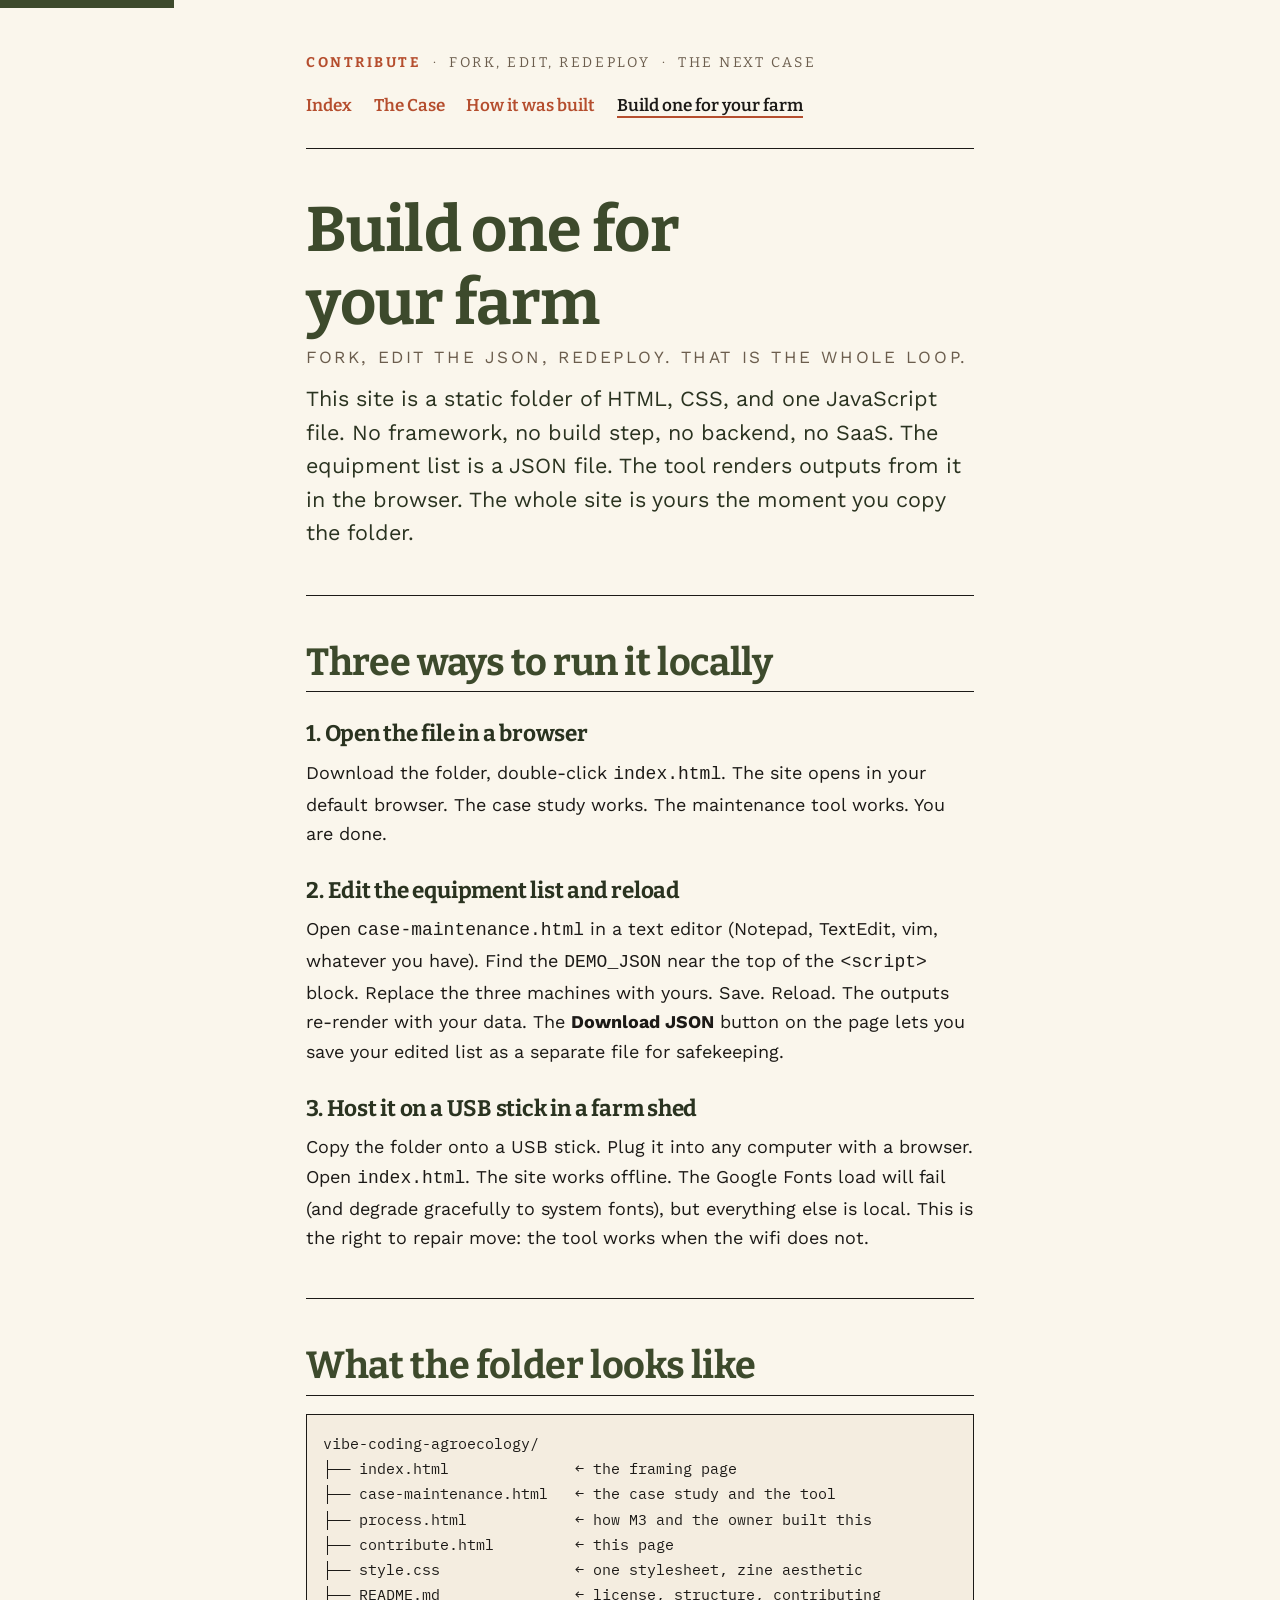
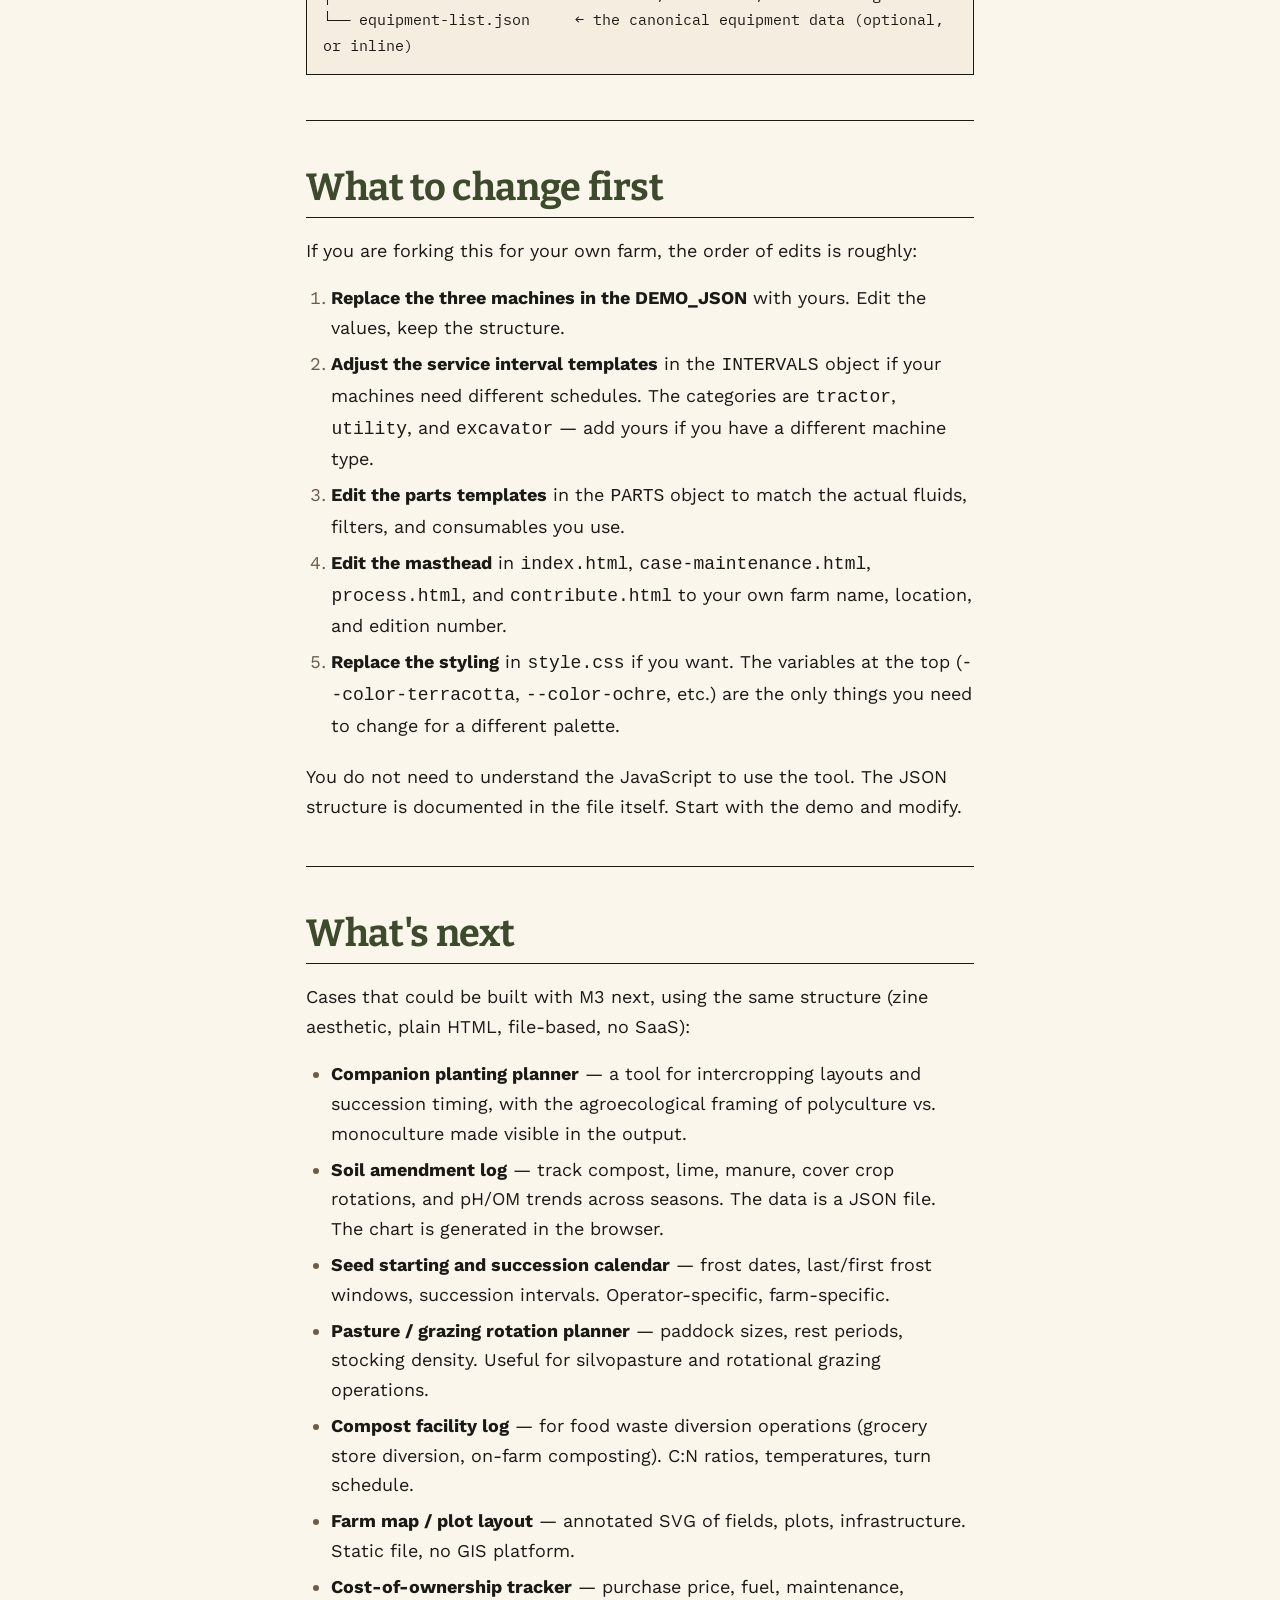
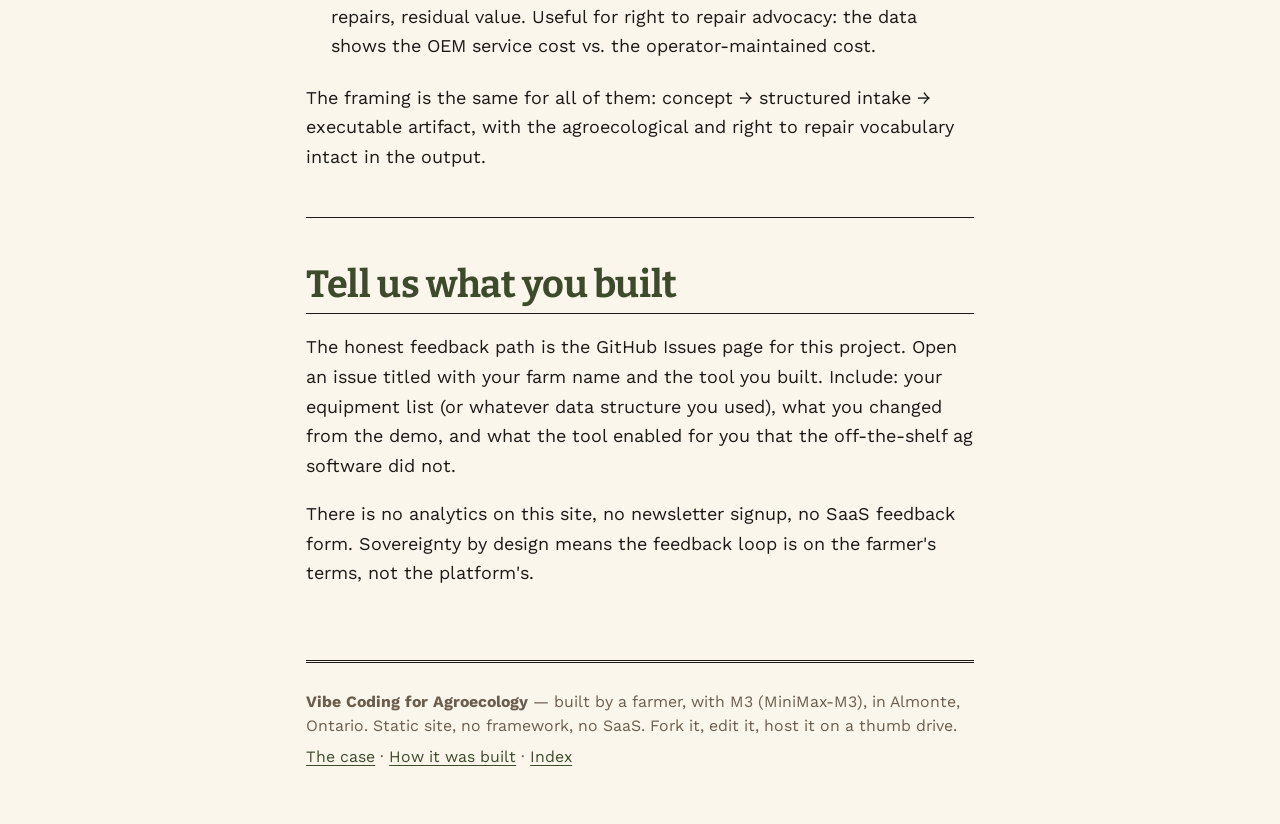
<file: contribute.html>
<!DOCTYPE html>
<html lang="en">
<head>
  <meta charset="UTF-8">
  <meta name="viewport" content="width=device-width, initial-scale=1.0">
  <title>Build one for your farm — Vibe Coding for Agroecology</title>
  <meta name="description" content="How to fork this site, edit the equipment list, redeploy, and what other farm tools could be built with M3 next.">
  <link rel="preconnect" href="https://fonts.googleapis.com">
  <link rel="preconnect" href="https://fonts.gstatic.com" crossorigin>
  <link href="https://fonts.googleapis.com/css2?family=Bitter:ital,wght@0,400;0,600;0,700;1,400;1,600&family=Work+Sans:wght@400;500;600;700&family=IBM+Plex+Mono:wght@400;500&display=swap" rel="stylesheet">
  <link rel="stylesheet" href="style.css">
</head>
<body>
  <a class="skip-link" href="#main">Skip to content</a>

  <header>
    <div class="masthead">
      <span class="issue">Contribute</span> &nbsp;·&nbsp; Fork, edit, redeploy &nbsp;·&nbsp; The next case
    </div>
    <nav aria-label="Primary">
      <ul>
        <li><a href="index.html">Index</a></li>
        <li><a href="case-maintenance.html">The Case</a></li>
        <li><a href="process.html">How it was built</a></li>
        <li><a href="contribute.html" aria-current="page">Build one for your farm</a></li>
      </ul>
    </nav>
  </header>

  <main id="main">

    <section>
      <h1>Build one for your farm
        <span class="subhead">Fork, edit the JSON, redeploy. That is the whole loop.</span>
      </h1>

      <p class="lede">This site is a static folder of HTML, CSS, and one JavaScript file. No framework, no build step, no backend, no SaaS. The equipment list is a JSON file. The tool renders outputs from it in the browser. The whole site is yours the moment you copy the folder.</p>
    </section>

    <hr>

    <section>
      <h2>Three ways to run it locally</h2>

      <h3>1. Open the file in a browser</h3>
      <p>Download the folder, double-click <code>index.html</code>. The site opens in your default browser. The case study works. The maintenance tool works. You are done.</p>

      <h3>2. Edit the equipment list and reload</h3>
      <p>Open <code>case-maintenance.html</code> in a text editor (Notepad, TextEdit, vim, whatever you have). Find the <code>DEMO_JSON</code> near the top of the <code>&lt;script&gt;</code> block. Replace the three machines with yours. Save. Reload. The outputs re-render with your data. The <strong>Download JSON</strong> button on the page lets you save your edited list as a separate file for safekeeping.</p>

      <h3>3. Host it on a USB stick in a farm shed</h3>
      <p>Copy the folder onto a USB stick. Plug it into any computer with a browser. Open <code>index.html</code>. The site works offline. The Google Fonts load will fail (and degrade gracefully to system fonts), but everything else is local. This is the right to repair move: the tool works when the wifi does not.</p>
    </section>

    <hr>

    <section>
      <h2>What the folder looks like</h2>
      <pre style="font-family: var(--font-mono); font-size: 0.85rem; background: var(--color-cream); padding: 0.9rem; border: var(--rule); white-space: pre-wrap; overflow-wrap: anywhere;">vibe-coding-agroecology/
├── index.html              ← the framing page
├── case-maintenance.html   ← the case study and the tool
├── process.html            ← how M3 and the owner built this
├── contribute.html         ← this page
├── style.css               ← one stylesheet, zine aesthetic
├── README.md               ← license, structure, contributing
└── equipment-list.json     ← the canonical equipment data (optional, or inline)</pre>
    </section>

    <hr>

    <section>
      <h2>What to change first</h2>
      <p>If you are forking this for your own farm, the order of edits is roughly:</p>
      <ol>
        <li><strong>Replace the three machines in the DEMO_JSON</strong> with yours. Edit the values, keep the structure.</li>
        <li><strong>Adjust the service interval templates</strong> in the <code>INTERVALS</code> object if your machines need different schedules. The categories are <code>tractor</code>, <code>utility</code>, and <code>excavator</code> — add yours if you have a different machine type.</li>
        <li><strong>Edit the parts templates</strong> in the <code>PARTS</code> object to match the actual fluids, filters, and consumables you use.</li>
        <li><strong>Edit the masthead</strong> in <code>index.html</code>, <code>case-maintenance.html</code>, <code>process.html</code>, and <code>contribute.html</code> to your own farm name, location, and edition number.</li>
        <li><strong>Replace the styling</strong> in <code>style.css</code> if you want. The variables at the top (<code>--color-terracotta</code>, <code>--color-ochre</code>, etc.) are the only things you need to change for a different palette.</li>
      </ol>
      <p>You do not need to understand the JavaScript to use the tool. The JSON structure is documented in the file itself. Start with the demo and modify.</p>
    </section>

    <hr>

    <section>
      <h2>What's next</h2>
      <p>Cases that could be built with M3 next, using the same structure (zine aesthetic, plain HTML, file-based, no SaaS):</p>
      <ul>
        <li><strong>Companion planting planner</strong> — a tool for intercropping layouts and succession timing, with the agroecological framing of polyculture vs. monoculture made visible in the output.</li>
        <li><strong>Soil amendment log</strong> — track compost, lime, manure, cover crop rotations, and pH/OM trends across seasons. The data is a JSON file. The chart is generated in the browser.</li>
        <li><strong>Seed starting and succession calendar</strong> — frost dates, last/first frost windows, succession intervals. Operator-specific, farm-specific.</li>
        <li><strong>Pasture / grazing rotation planner</strong> — paddock sizes, rest periods, stocking density. Useful for silvopasture and rotational grazing operations.</li>
        <li><strong>Compost facility log</strong> — for food waste diversion operations (grocery store diversion, on-farm composting). C:N ratios, temperatures, turn schedule.</li>
        <li><strong>Farm map / plot layout</strong> — annotated SVG of fields, plots, infrastructure. Static file, no GIS platform.</li>
        <li><strong>Cost-of-ownership tracker</strong> — purchase price, fuel, maintenance, repairs, residual value. Useful for right to repair advocacy: the data shows the OEM service cost vs. the operator-maintained cost.</li>
      </ul>
      <p>The framing is the same for all of them: concept → structured intake → executable artifact, with the agroecological and right to repair vocabulary intact in the output.</p>
    </section>

    <hr>

    <section>
      <h2>Tell us what you built</h2>
      <p>The honest feedback path is the GitHub Issues page for this project. Open an issue titled with your farm name and the tool you built. Include: your equipment list (or whatever data structure you used), what you changed from the demo, and what the tool enabled for you that the off-the-shelf ag software did not.</p>
      <p>There is no analytics on this site, no newsletter signup, no SaaS feedback form. Sovereignty by design means the feedback loop is on the farmer's terms, not the platform's.</p>
    </section>

  </main>

  <footer>
    <p><strong>Vibe Coding for Agroecology</strong> — built by a farmer, with M3 (MiniMax-M3), in Almonte, Ontario. Static site, no framework, no SaaS. Fork it, edit it, host it on a thumb drive.</p>
    <p><a href="case-maintenance.html">The case</a> · <a href="process.html">How it was built</a> · <a href="index.html">Index</a></p>
  </footer>
</body>
</html>
</file>
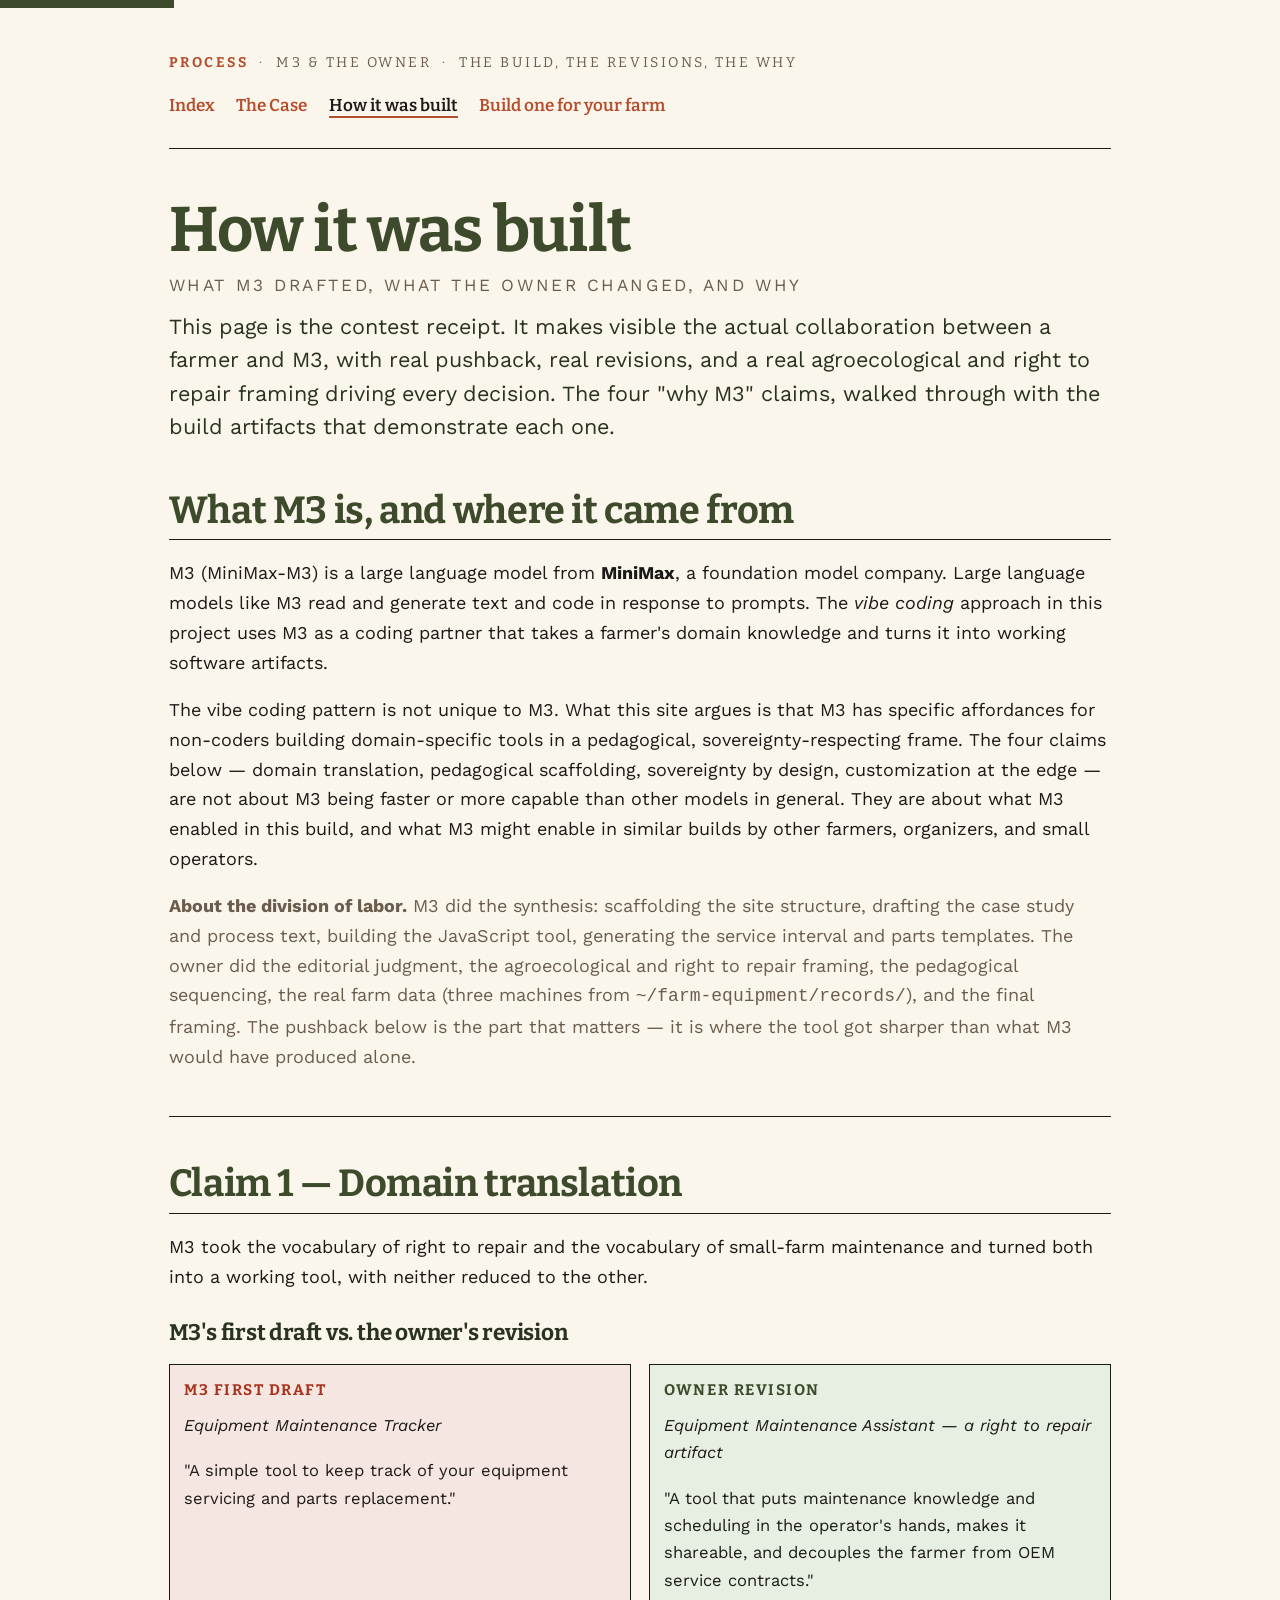
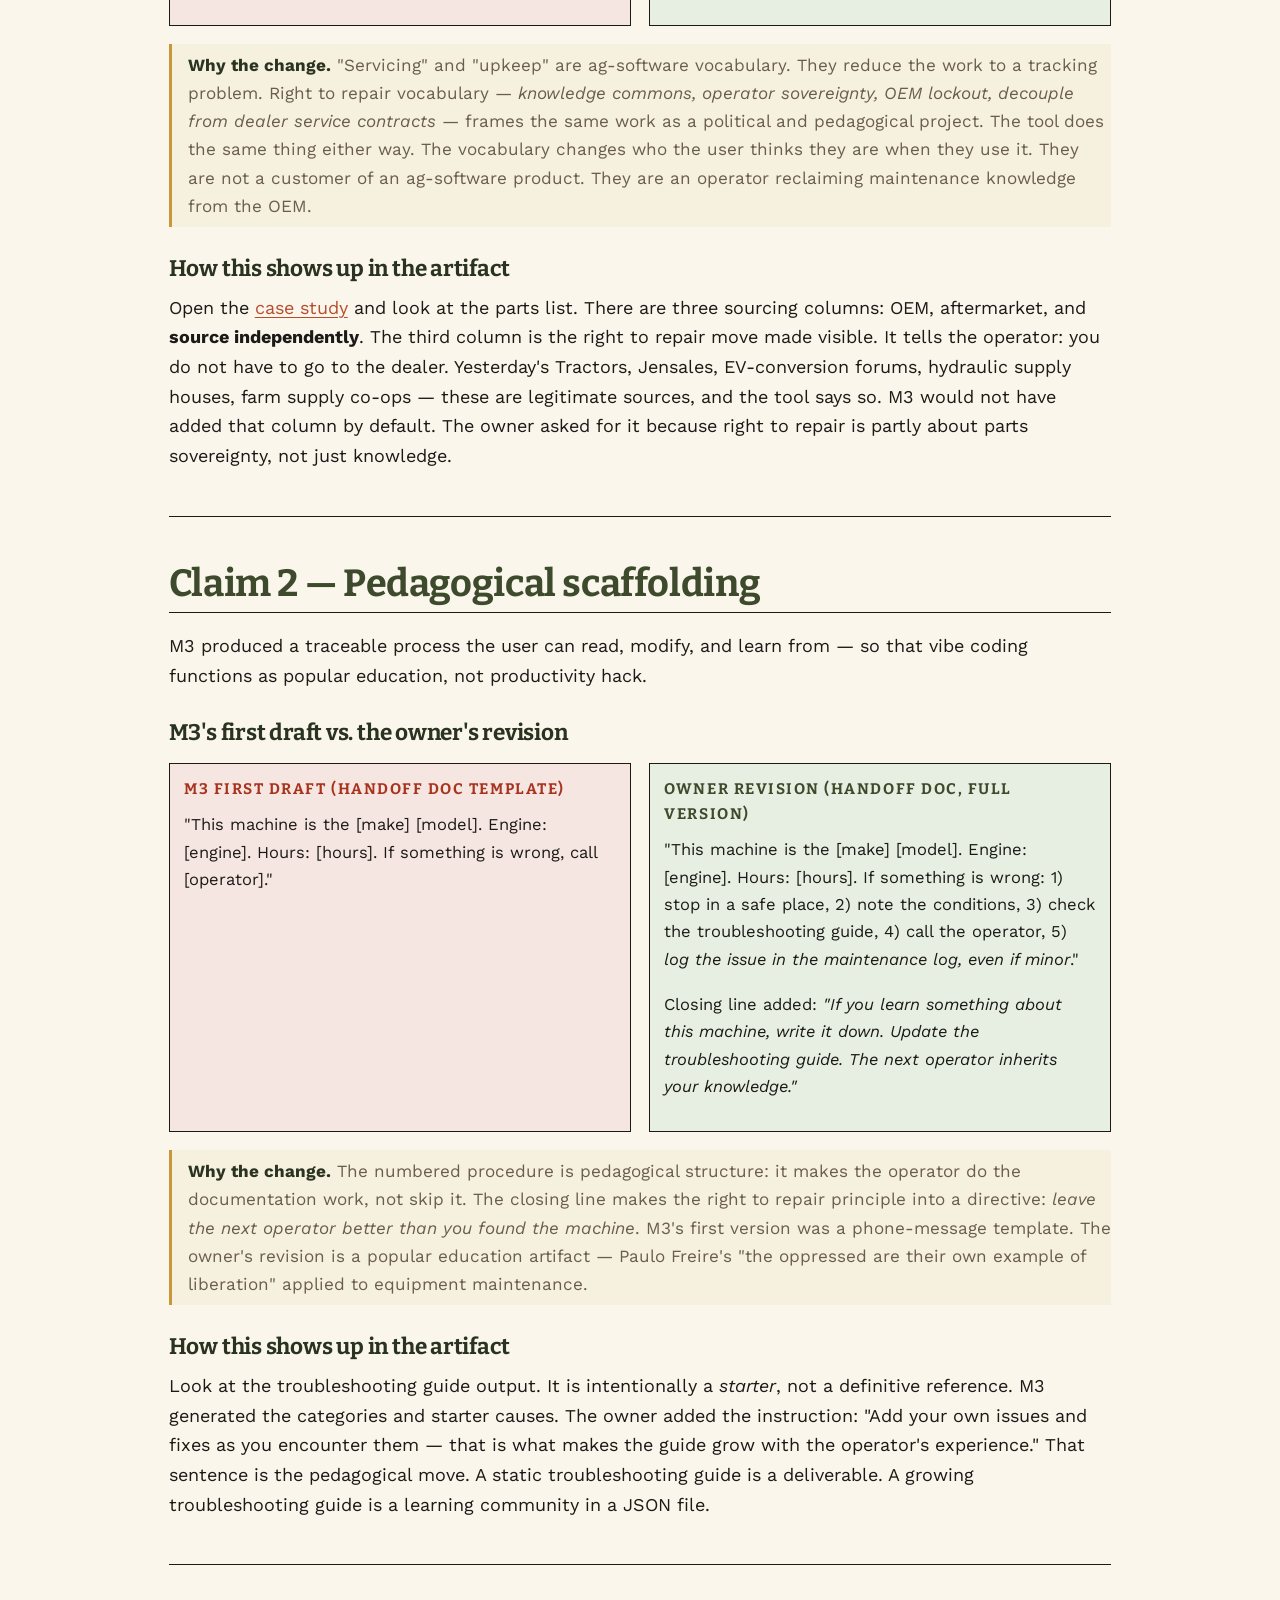
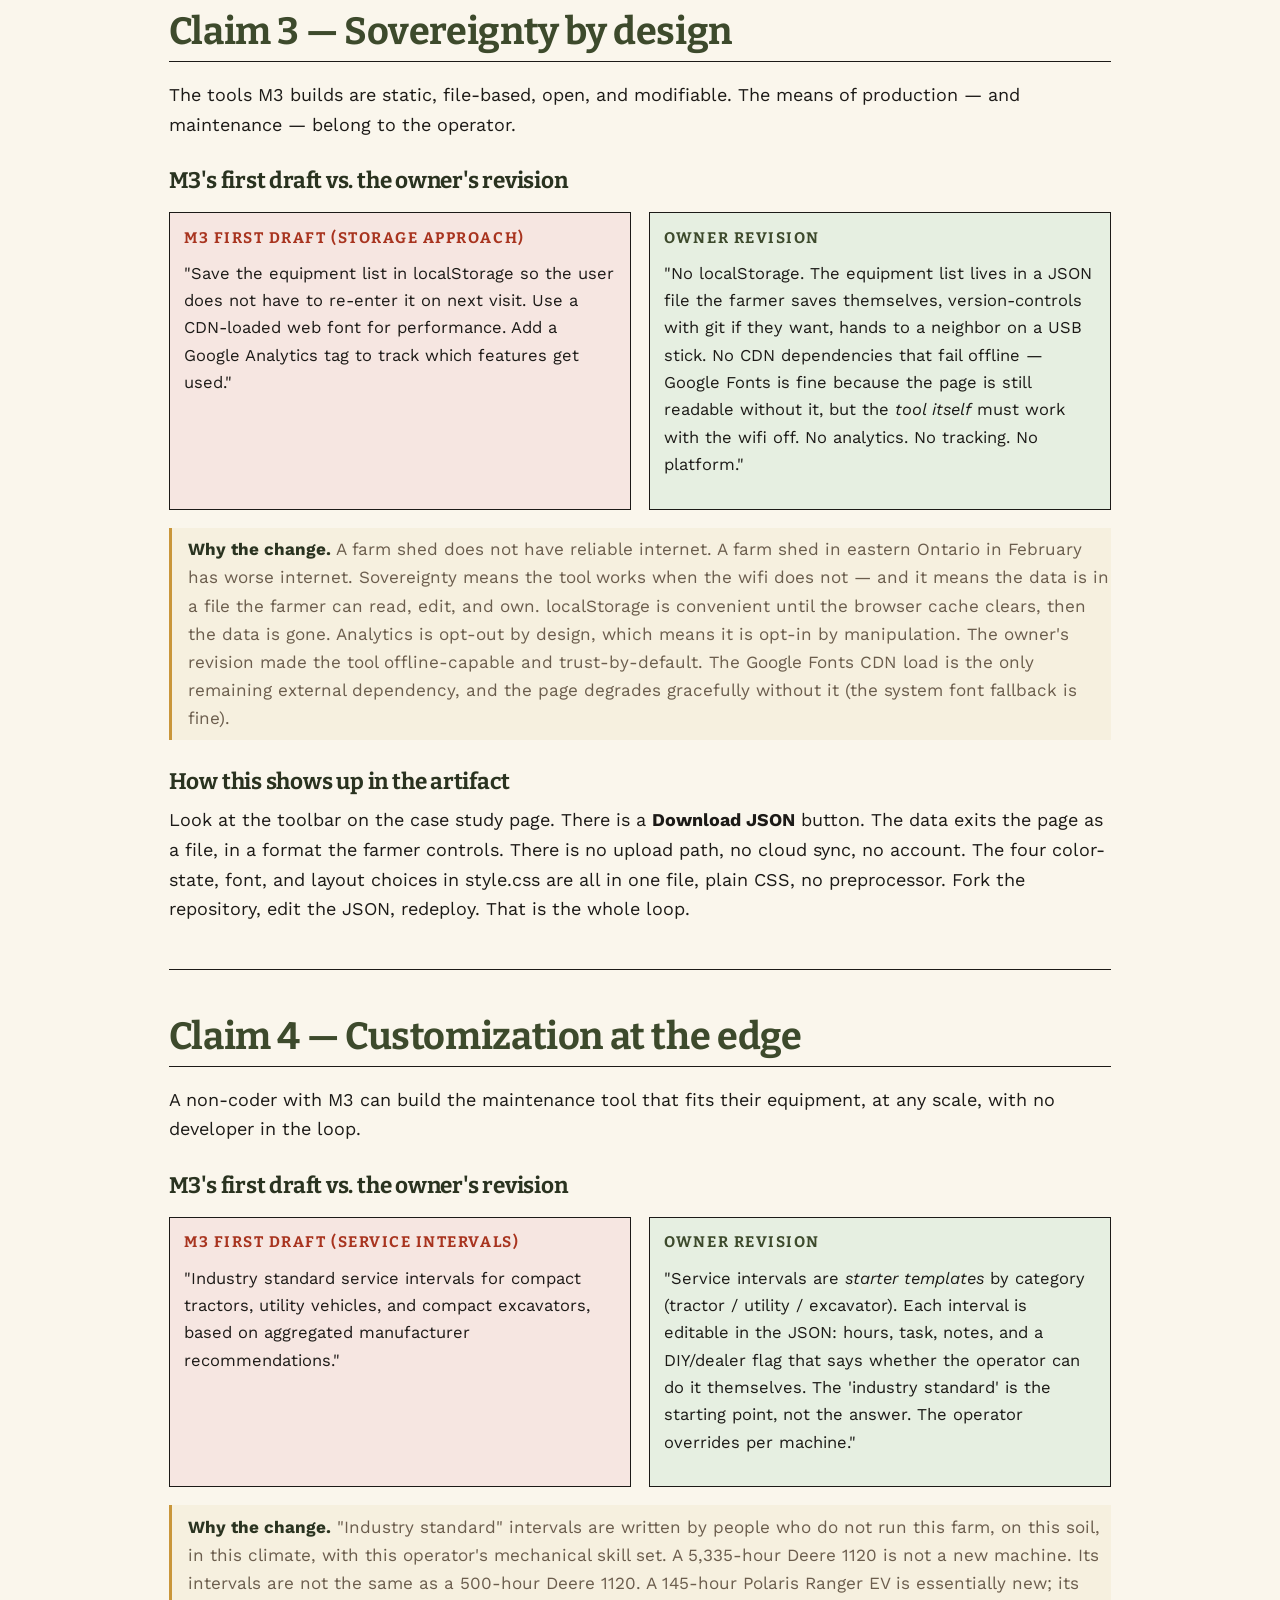
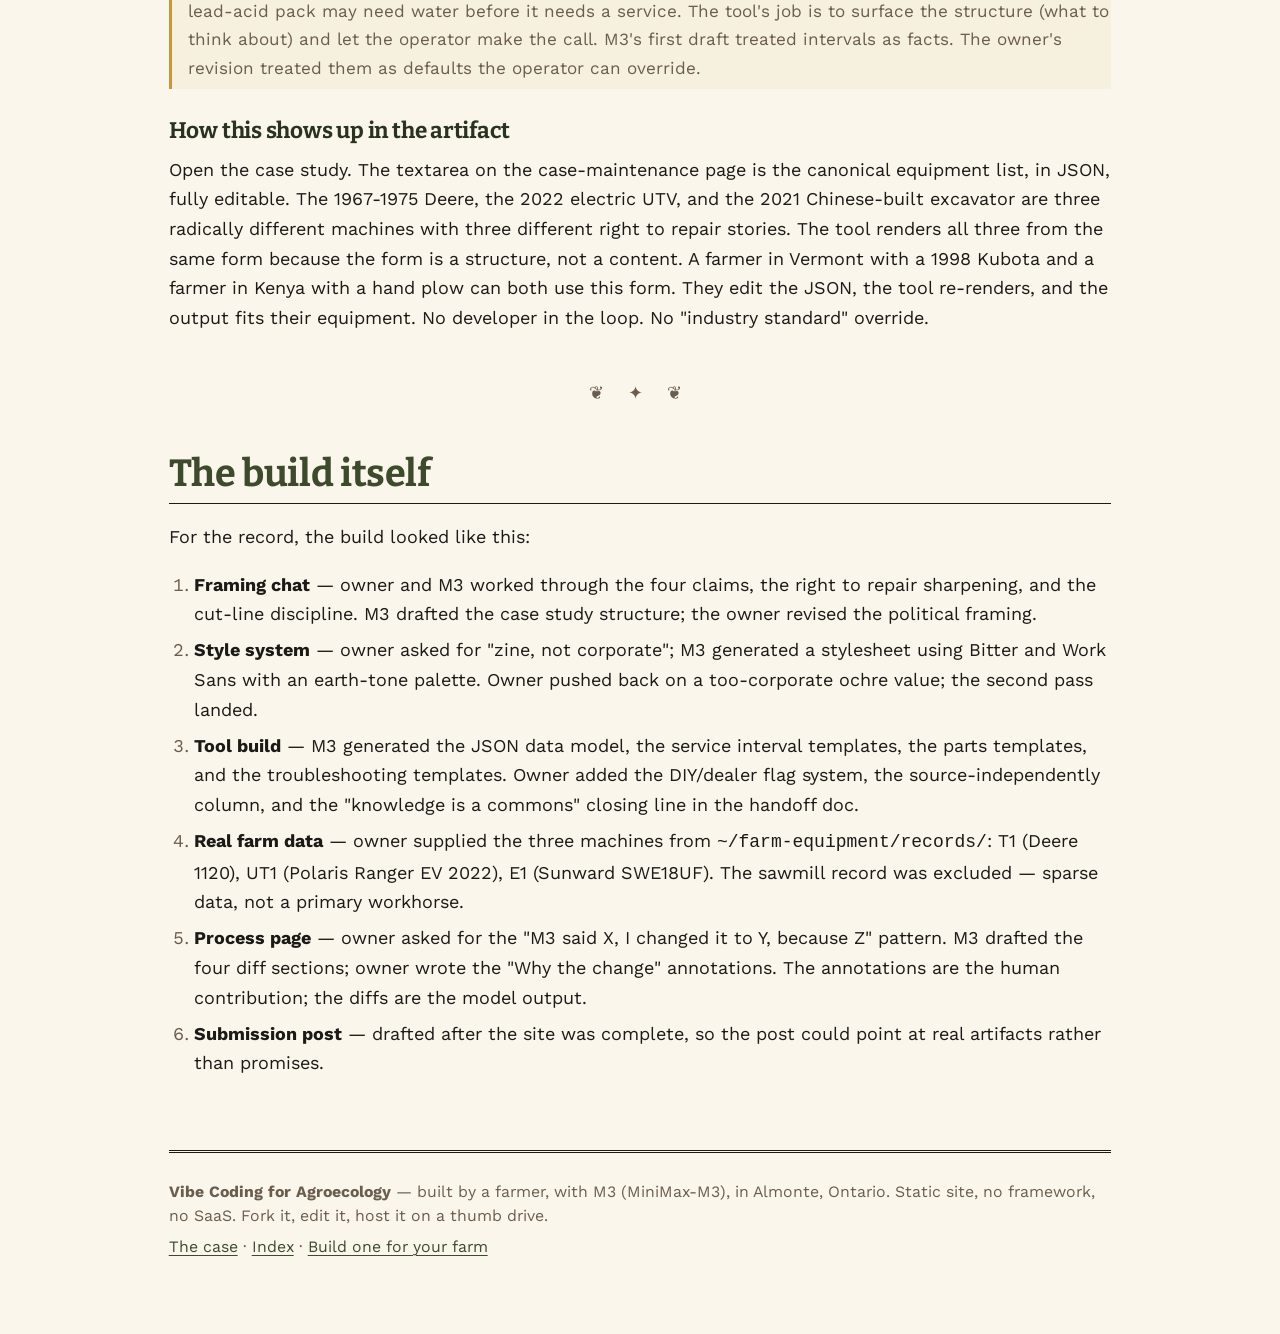
<file: process.html>
<!DOCTYPE html>
<html lang="en">
<head>
  <meta charset="UTF-8">
  <meta name="viewport" content="width=device-width, initial-scale=1.0">
  <title>How it was built — Vibe Coding for Agroecology</title>
  <meta name="description" content="The actual collaboration between a farmer and M3: what M3 drafted, what the owner changed, and why. The four 'why M3' claims, walked through with concrete build artifacts.">
  <link rel="preconnect" href="https://fonts.googleapis.com">
  <link rel="preconnect" href="https://fonts.gstatic.com" crossorigin>
  <link href="https://fonts.googleapis.com/css2?family=Bitter:ital,wght@0,400;0,600;0,700;1,400;1,600&family=Work+Sans:wght@400;500;600;700&family=IBM+Plex+Mono:wght@400;500&display=swap" rel="stylesheet">
  <link rel="stylesheet" href="style.css">
</head>
<body class="wide">
  <a class="skip-link" href="#main">Skip to content</a>

  <header>
    <div class="masthead">
      <span class="issue">Process</span> &nbsp;·&nbsp; M3 &amp; the owner &nbsp;·&nbsp; The build, the revisions, the why
    </div>
    <nav aria-label="Primary">
      <ul>
        <li><a href="index.html">Index</a></li>
        <li><a href="case-maintenance.html">The Case</a></li>
        <li><a href="process.html" aria-current="page">How it was built</a></li>
        <li><a href="contribute.html">Build one for your farm</a></li>
      </ul>
    </nav>
  </header>

  <main id="main">

    <section>
      <h1>How it was built
        <span class="subhead">What M3 drafted, what the owner changed, and why</span>
      </h1>

      <p class="lede">This page is the contest receipt. It makes visible the actual collaboration between a farmer and M3, with real pushback, real revisions, and a real agroecological and right to repair framing driving every decision. The four "why M3" claims, walked through with the build artifacts that demonstrate each one.</p>

      <h2>What M3 is, and where it came from</h2>
      <p>M3 (MiniMax-M3) is a large language model from <strong>MiniMax</strong>, a foundation model company. Large language models like M3 read and generate text and code in response to prompts. The <em>vibe coding</em> approach in this project uses M3 as a coding partner that takes a farmer's domain knowledge and turns it into working software artifacts.</p>
      <p>The vibe coding pattern is not unique to M3. What this site argues is that M3 has specific affordances for non-coders building domain-specific tools in a pedagogical, sovereignty-respecting frame. The four claims below — domain translation, pedagogical scaffolding, sovereignty by design, customization at the edge — are not about M3 being faster or more capable than other models in general. They are about what M3 enabled in this build, and what M3 might enable in similar builds by other farmers, organizers, and small operators.</p>

      <p class="muted"><strong>About the division of labor.</strong> M3 did the synthesis: scaffolding the site structure, drafting the case study and process text, building the JavaScript tool, generating the service interval and parts templates. The owner did the editorial judgment, the agroecological and right to repair framing, the pedagogical sequencing, the real farm data (three machines from <code>~/farm-equipment/records/</code>), and the final framing. The pushback below is the part that matters — it is where the tool got sharper than what M3 would have produced alone.</p>
    </section>

    <hr>

    <section>
      <h2>Claim 1 — Domain translation</h2>
      <p>M3 took the vocabulary of right to repair and the vocabulary of small-farm maintenance and turned both into a working tool, with neither reduced to the other.</p>

      <h3>M3's first draft vs. the owner's revision</h3>
      <div class="diff">
        <div class="before">
          <h5>M3 first draft</h5>
          <p><em>Equipment Maintenance Tracker</em></p>
          <p>"A simple tool to keep track of your equipment servicing and parts replacement."</p>
        </div>
        <div class="after">
          <h5>Owner revision</h5>
          <p><em>Equipment Maintenance Assistant — a right to repair artifact</em></p>
          <p>"A tool that puts maintenance knowledge and scheduling in the operator's hands, makes it shareable, and decouples the farmer from OEM service contracts."</p>
        </div>
      </div>

      <div class="annotation"><strong>Why the change.</strong> "Servicing" and "upkeep" are ag-software vocabulary. They reduce the work to a tracking problem. Right to repair vocabulary — <em>knowledge commons, operator sovereignty, OEM lockout, decouple from dealer service contracts</em> — frames the same work as a political and pedagogical project. The tool does the same thing either way. The vocabulary changes who the user thinks they are when they use it. They are not a customer of an ag-software product. They are an operator reclaiming maintenance knowledge from the OEM.</div>

      <h3>How this shows up in the artifact</h3>
      <p>Open the <a href="case-maintenance.html">case study</a> and look at the parts list. There are three sourcing columns: OEM, aftermarket, and <strong>source independently</strong>. The third column is the right to repair move made visible. It tells the operator: you do not have to go to the dealer. Yesterday's Tractors, Jensales, EV-conversion forums, hydraulic supply houses, farm supply co-ops — these are legitimate sources, and the tool says so. M3 would not have added that column by default. The owner asked for it because right to repair is partly about parts sovereignty, not just knowledge.</p>
    </section>

    <hr>

    <section>
      <h2>Claim 2 — Pedagogical scaffolding</h2>
      <p>M3 produced a traceable process the user can read, modify, and learn from — so that vibe coding functions as popular education, not productivity hack.</p>

      <h3>M3's first draft vs. the owner's revision</h3>
      <div class="diff">
        <div class="before">
          <h5>M3 first draft (handoff doc template)</h5>
          <p>"This machine is the [make] [model]. Engine: [engine]. Hours: [hours]. If something is wrong, call [operator]."</p>
        </div>
        <div class="after">
          <h5>Owner revision (handoff doc, full version)</h5>
          <p>"This machine is the [make] [model]. Engine: [engine]. Hours: [hours]. If something is wrong: 1) stop in a safe place, 2) note the conditions, 3) check the troubleshooting guide, 4) call the operator, 5) <em>log the issue in the maintenance log, even if minor</em>."</p>
          <p>Closing line added: <em>"If you learn something about this machine, write it down. Update the troubleshooting guide. The next operator inherits your knowledge."</em></p>
        </div>
      </div>

      <div class="annotation"><strong>Why the change.</strong> The numbered procedure is pedagogical structure: it makes the operator do the documentation work, not skip it. The closing line makes the right to repair principle into a directive: <em>leave the next operator better than you found the machine</em>. M3's first version was a phone-message template. The owner's revision is a popular education artifact — Paulo Freire's "the oppressed are their own example of liberation" applied to equipment maintenance.</div>

      <h3>How this shows up in the artifact</h3>
      <p>Look at the troubleshooting guide output. It is intentionally a <em>starter</em>, not a definitive reference. M3 generated the categories and starter causes. The owner added the instruction: "Add your own issues and fixes as you encounter them — that is what makes the guide grow with the operator's experience." That sentence is the pedagogical move. A static troubleshooting guide is a deliverable. A growing troubleshooting guide is a learning community in a JSON file.</p>
    </section>

    <hr>

    <section>
      <h2>Claim 3 — Sovereignty by design</h2>
      <p>The tools M3 builds are static, file-based, open, and modifiable. The means of production — and maintenance — belong to the operator.</p>

      <h3>M3's first draft vs. the owner's revision</h3>
      <div class="diff">
        <div class="before">
          <h5>M3 first draft (storage approach)</h5>
          <p>"Save the equipment list in localStorage so the user does not have to re-enter it on next visit. Use a CDN-loaded web font for performance. Add a Google Analytics tag to track which features get used."</p>
        </div>
        <div class="after">
          <h5>Owner revision</h5>
          <p>"No localStorage. The equipment list lives in a JSON file the farmer saves themselves, version-controls with git if they want, hands to a neighbor on a USB stick. No CDN dependencies that fail offline — Google Fonts is fine because the page is still readable without it, but the <em>tool itself</em> must work with the wifi off. No analytics. No tracking. No platform."</p>
        </div>
      </div>

      <div class="annotation"><strong>Why the change.</strong> A farm shed does not have reliable internet. A farm shed in eastern Ontario in February has worse internet. Sovereignty means the tool works when the wifi does not — and it means the data is in a file the farmer can read, edit, and own. localStorage is convenient until the browser cache clears, then the data is gone. Analytics is opt-out by design, which means it is opt-in by manipulation. The owner's revision made the tool offline-capable and trust-by-default. The Google Fonts CDN load is the only remaining external dependency, and the page degrades gracefully without it (the system font fallback is fine).</div>

      <h3>How this shows up in the artifact</h3>
      <p>Look at the toolbar on the case study page. There is a <strong>Download JSON</strong> button. The data exits the page as a file, in a format the farmer controls. There is no upload path, no cloud sync, no account. The four color-state, font, and layout choices in style.css are all in one file, plain CSS, no preprocessor. Fork the repository, edit the JSON, redeploy. That is the whole loop.</p>
    </section>

    <hr>

    <section>
      <h2>Claim 4 — Customization at the edge</h2>
      <p>A non-coder with M3 can build the maintenance tool that fits their equipment, at any scale, with no developer in the loop.</p>

      <h3>M3's first draft vs. the owner's revision</h3>
      <div class="diff">
        <div class="before">
          <h5>M3 first draft (service intervals)</h5>
          <p>"Industry standard service intervals for compact tractors, utility vehicles, and compact excavators, based on aggregated manufacturer recommendations."</p>
        </div>
        <div class="after">
          <h5>Owner revision</h5>
          <p>"Service intervals are <em>starter templates</em> by category (tractor / utility / excavator). Each interval is editable in the JSON: hours, task, notes, and a DIY/dealer flag that says whether the operator can do it themselves. The 'industry standard' is the starting point, not the answer. The operator overrides per machine."</p>
        </div>
      </div>

      <div class="annotation"><strong>Why the change.</strong> "Industry standard" intervals are written by people who do not run this farm, on this soil, in this climate, with this operator's mechanical skill set. A 5,335-hour Deere 1120 is not a new machine. Its intervals are not the same as a 500-hour Deere 1120. A 145-hour Polaris Ranger EV is essentially new; its lead-acid pack may need water before it needs a service. The tool's job is to surface the structure (what to think about) and let the operator make the call. M3's first draft treated intervals as facts. The owner's revision treated them as defaults the operator can override.</div>

      <h3>How this shows up in the artifact</h3>
      <p>Open the case study. The textarea on the case-maintenance page is the canonical equipment list, in JSON, fully editable. The 1967-1975 Deere, the 2022 electric UTV, and the 2021 Chinese-built excavator are three radically different machines with three different right to repair stories. The tool renders all three from the same form because the form is a structure, not a content. A farmer in Vermont with a 1998 Kubota and a farmer in Kenya with a hand plow can both use this form. They edit the JSON, the tool re-renders, and the output fits their equipment. No developer in the loop. No "industry standard" override.</p>
    </section>

    <hr class="fancy">

    <section>
      <h2>The build itself</h2>
      <p>For the record, the build looked like this:</p>
      <ol>
        <li><strong>Framing chat</strong> — owner and M3 worked through the four claims, the right to repair sharpening, and the cut-line discipline. M3 drafted the case study structure; the owner revised the political framing.</li>
        <li><strong>Style system</strong> — owner asked for "zine, not corporate"; M3 generated a stylesheet using Bitter and Work Sans with an earth-tone palette. Owner pushed back on a too-corporate ochre value; the second pass landed.</li>
        <li><strong>Tool build</strong> — M3 generated the JSON data model, the service interval templates, the parts templates, and the troubleshooting templates. Owner added the DIY/dealer flag system, the source-independently column, and the "knowledge is a commons" closing line in the handoff doc.</li>
        <li><strong>Real farm data</strong> — owner supplied the three machines from <code>~/farm-equipment/records/</code>: T1 (Deere 1120), UT1 (Polaris Ranger EV 2022), E1 (Sunward SWE18UF). The sawmill record was excluded — sparse data, not a primary workhorse.</li>
        <li><strong>Process page</strong> — owner asked for the "M3 said X, I changed it to Y, because Z" pattern. M3 drafted the four diff sections; owner wrote the "Why the change" annotations. The annotations are the human contribution; the diffs are the model output.</li>
        <li><strong>Submission post</strong> — drafted after the site was complete, so the post could point at real artifacts rather than promises.</li>
      </ol>
    </section>

  </main>

  <footer>
    <p><strong>Vibe Coding for Agroecology</strong> — built by a farmer, with M3 (MiniMax-M3), in Almonte, Ontario. Static site, no framework, no SaaS. Fork it, edit it, host it on a thumb drive.</p>
    <p><a href="case-maintenance.html">The case</a> · <a href="index.html">Index</a> · <a href="contribute.html">Build one for your farm</a></p>
  </footer>
</body>
</html>
</file>
<file: style.css>
/* =============================================================
   Vibe Coding for Agroecology — zine-style system
   Whole Earth Catalog meets a small-press academic pamphlet.
   No frameworks. No dark mode. No gradients. Earth tones only.
   ============================================================= */

:root {
  /* Earth-tone palette */
  --color-terracotta: #b54e2e;
  --color-ochre:      #c9963a;
  --color-green:      #3d4a2c;
  --color-green-dark: #2a3320;
  --color-cream:      #f4ede0;
  --color-paper:      #faf6ec;
  --color-ink:        #1c1a17;
  --color-fade:       #6b5d4d;
  --color-warn:       #a8341f;

  /* Type */
  --font-display: 'Bitter', 'Iowan Old Style', Georgia, serif;
  --font-body:    'Work Sans', 'Helvetica Neue', sans-serif;
  --font-mono:    'IBM Plex Mono', 'Courier New', monospace;

  /* Layout */
  --margin:    clamp(1rem, 4vw, 3rem);
  --rule:      1.5px solid var(--color-ink);
  --rule-thin: 1px dotted var(--color-fade);
  --rule-thick: 3px double var(--color-ink);
  --maxw:      70ch;
  --maxw-wide: 95ch;
}

/* Reset */
*, *::before, *::after { box-sizing: border-box; }
* { margin: 0; padding: 0; }

/* Base */
html { font-size: 18px; -webkit-text-size-adjust: 100%; }
body {
  font-family: var(--font-body);
  background: var(--color-paper);
  color: var(--color-ink);
  line-height: 1.65;
  padding: var(--margin) var(--margin) 4rem;
  max-width: var(--maxw);
  margin: 0 auto;
}
body.wide { max-width: var(--maxw-wide); }

/* Headings */
h1, h2, h3, h4 {
  font-family: var(--font-display);
  font-weight: 700;
  line-height: 1.15;
  color: var(--color-green);
  letter-spacing: -0.01em;
  text-wrap: balance;
}
h1 {
  font-size: clamp(2.2rem, 5.5vw, 3.5rem);
  margin-bottom: 0.8rem;
}
h1 .subhead {
  display: block;
  font-family: var(--font-body);
  font-size: 0.95rem;
  font-weight: 400;
  color: var(--color-fade);
  text-transform: uppercase;
  letter-spacing: 0.15em;
  margin-top: 0.5rem;
}
h2 {
  font-size: clamp(1.5rem, 3.5vw, 2.1rem);
  margin: 2.5rem 0 1rem;
  padding-bottom: 0.4rem;
  border-bottom: var(--rule);
}
h3 {
  font-size: 1.25rem;
  margin: 1.6rem 0 0.6rem;
  color: var(--color-green-dark);
}
h4 {
  font-size: 1.05rem;
  margin: 1rem 0 0.4rem;
  color: var(--color-green-dark);
}

/* Body text */
p { margin-bottom: 1rem; }
.lede { font-size: 1.2rem; line-height: 1.55; color: var(--color-green-dark); }
.muted { color: var(--color-fade); }
small { font-size: 0.85rem; }

/* Links */
a {
  color: var(--color-terracotta);
  text-decoration: underline;
  text-decoration-thickness: 1px;
  text-underline-offset: 3px;
}
a:hover, a:focus { color: var(--color-warn); }
a:focus-visible {
  outline: 2px solid var(--color-ochre);
  outline-offset: 2px;
}

/* Lists */
ul, ol { margin: 0 0 1.2rem 1.4rem; }
li { margin-bottom: 0.35rem; }
li::marker { color: var(--color-fade); }

/* Rules */
hr {
  border: none;
  border-top: var(--rule);
  margin: 2.5rem 0;
}
hr.thick { border-top: var(--rule-thick); }
hr.fancy {
  border: none;
  text-align: center;
  margin: 2.5rem 0;
  color: var(--color-fade);
}
hr.fancy::before {
  content: "❦   ✦   ❦";
  letter-spacing: 0.5em;
  font-size: 1rem;
}

/* Header / nav */
header {
  border-bottom: var(--rule);
  padding-bottom: 1.2rem;
  margin-bottom: 2.5rem;
}
.masthead {
  font-family: var(--font-display);
  font-size: 0.78rem;
  text-transform: uppercase;
  letter-spacing: 0.18em;
  color: var(--color-fade);
  margin-bottom: 0.4rem;
}
.masthead .issue {
  color: var(--color-terracotta);
  font-weight: 700;
}
nav ul {
  list-style: none;
  margin: 1rem 0 0;
  padding: 0;
  display: flex;
  flex-wrap: wrap;
  gap: 1rem 1.2rem;
  font-family: var(--font-display);
  font-size: 0.95rem;
}
nav a { text-decoration: none; font-weight: 600; }
nav a[aria-current="page"] { color: var(--color-ink); border-bottom: 2px solid var(--color-terracotta); }
nav a:hover, nav a:focus { text-decoration: underline; }

/* Pull quote / claim */
.claim {
  font-family: var(--font-display);
  font-size: 1.25rem;
  line-height: 1.4;
  border-left: 4px solid var(--color-terracotta);
  padding: 0.6rem 0 0.6rem 1.2rem;
  margin: 1.8rem 0;
  color: var(--color-green-dark);
  font-style: italic;
}
.claim strong { color: var(--color-terracotta); font-style: normal; }

/* Hero image (banner at top of index.html) */
.hero-image {
  margin: 0 0 1.8rem 0;
  border: var(--rule);
  background: var(--color-cream);
  padding: 0;
}
.hero-image img {
  display: block;
  width: 100%;
  height: auto;
}

/* Asymmetric grid for cards */
.grid-asym {
  display: grid;
  grid-template-columns: repeat(auto-fit, minmax(260px, 1fr));
  gap: 1.2rem;
  margin: 2rem 0;
}
.card {
  background: var(--color-cream);
  border: var(--rule);
  padding: 1.1rem 1.2rem 1rem;
  position: relative;
}
.card::before {
  content: "";
  position: absolute;
  top: 4px; left: 4px; right: 4px; bottom: 4px;
  border: 1px dashed var(--color-fade);
  pointer-events: none;
}
.card h3 { margin-top: 0.2rem; }
.card .meta { color: var(--color-fade); font-size: 0.88rem; margin-bottom: 0.6rem; }

/* Tables */
table {
  width: 100%;
  border-collapse: collapse;
  margin: 1.2rem 0;
  font-size: 0.92rem;
}
th, td {
  text-align: left;
  padding: 0.5rem 0.6rem;
  border-bottom: var(--rule-thin);
  vertical-align: top;
}
th {
  font-family: var(--font-display);
  background: var(--color-cream);
  border-bottom: var(--rule);
  font-weight: 700;
}
tbody tr:hover { background: rgba(197, 150, 58, 0.08); }

/* Forms */
label {
  display: block;
  font-family: var(--font-display);
  font-size: 0.95rem;
  font-weight: 600;
  margin: 0.4rem 0 0.3rem;
  color: var(--color-green-dark);
}
.hint { font-size: 0.85rem; color: var(--color-fade); margin: 0.1rem 0 0.6rem; font-style: italic; }

textarea, input[type="text"], input[type="number"], select {
  font-family: var(--font-mono);
  font-size: 0.88rem;
  background: var(--color-cream);
  color: var(--color-ink);
  border: var(--rule);
  padding: 0.6rem 0.7rem;
  width: 100%;
  border-radius: 0;
}
textarea { min-height: 280px; resize: vertical; line-height: 1.45; }
input[type="text"], input[type="number"] { max-width: 18rem; }
select { max-width: 18rem; }

button, .btn {
  font-family: var(--font-display);
  font-size: 0.98rem;
  font-weight: 600;
  background: var(--color-terracotta);
  color: var(--color-paper);
  border: var(--rule);
  padding: 0.55rem 1.2rem;
  cursor: pointer;
  text-decoration: none;
  display: inline-block;
  letter-spacing: 0.02em;
  border-radius: 0;
}
button:hover, .btn:hover { background: var(--color-warn); }
button:focus-visible, .btn:focus-visible {
  outline: 2px solid var(--color-ochre);
  outline-offset: 2px;
}
button.ghost, .btn.ghost {
  background: var(--color-cream);
  color: var(--color-ink);
}
button.ghost:hover { background: var(--color-ochre); color: var(--color-paper); }

.toolbar { display: flex; flex-wrap: wrap; gap: 0.6rem; margin: 0.8rem 0 1.2rem; }

/* Outputs */
.output {
  border: var(--rule);
  padding: 1.1rem 1.2rem 1rem;
  margin: 1.5rem 0;
  background: var(--color-paper);
}
.output h3 {
  margin: 0 0 0.7rem;
  padding-bottom: 0.4rem;
  border-bottom: var(--rule-thin);
  display: flex;
  justify-content: space-between;
  align-items: baseline;
  gap: 1rem;
  flex-wrap: wrap;
}
.output h3 .actions { font-size: 0.85rem; font-weight: 400; }
.output h3 .actions a { text-decoration: none; }

/* DIY flag */
.diy-yes { color: var(--color-green); font-weight: 600; }
.diy-no  { color: var(--color-warn); font-weight: 600; }
.diy-maybe { color: var(--color-ochre); font-weight: 600; }

/* Machine header */
.machine-header {
  display: flex;
  flex-wrap: wrap;
  justify-content: space-between;
  align-items: baseline;
  gap: 0.5rem 1.2rem;
  margin-bottom: 0.5rem;
  border-bottom: var(--rule-thin);
  padding-bottom: 0.4rem;
}
.machine-header .id {
  font-family: var(--font-mono);
  font-size: 0.85rem;
  color: var(--color-fade);
}
.machine-header h4 { margin: 0; color: var(--color-green); }

/* Print-friendly card (laminated shop card) */
.shop-card {
  background: white;
  color: black;
  border: 2px solid black;
  padding: 0.6rem 0.7rem;
  font-size: 0.8rem;
  line-height: 1.35;
  margin: 1rem 0;
}
.shop-card h5 {
  font-family: var(--font-display);
  font-size: 1rem;
  margin-bottom: 0.3rem;
  border-bottom: 1.5px solid black;
  padding-bottom: 0.2rem;
}
.shop-card dl { display: grid; grid-template-columns: 1fr 2fr; gap: 0.15rem 0.5rem; }
.shop-card dt { font-weight: 700; }
.shop-card .specs-block { margin-top: 0.5rem; border-top: 1px dashed black; padding-top: 0.4rem; }

/* Process page annotations */
.annotation {
  border-left: 3px solid var(--color-ochre);
  padding: 0.4rem 0 0.4rem 0.9rem;
  margin: 0.8rem 0 1rem;
  color: var(--color-fade);
  font-size: 0.95rem;
  background: rgba(201, 150, 58, 0.07);
}
.annotation strong { color: var(--color-green-dark); }
.diff {
  display: grid;
  grid-template-columns: 1fr 1fr;
  gap: 1rem;
  margin: 1rem 0;
}
.diff > div {
  border: var(--rule);
  padding: 0.7rem 0.8rem;
  font-size: 0.92rem;
}
.diff .before { background: #f6e6e1; }
.diff .after  { background: #e6efe1; }
.diff h5 {
  font-family: var(--font-display);
  font-size: 0.85rem;
  text-transform: uppercase;
  letter-spacing: 0.1em;
  margin-bottom: 0.5rem;
}
.diff .before h5 { color: var(--color-warn); }
.diff .after h5  { color: var(--color-green); }

@media (max-width: 700px) {
  .diff { grid-template-columns: 1fr; }
}

/* Footer */
footer {
  margin-top: 4rem;
  padding-top: 1.5rem;
  border-top: var(--rule-thick);
  font-size: 0.88rem;
  color: var(--color-fade);
  line-height: 1.5;
}
footer p { margin-bottom: 0.4rem; }
footer a { color: var(--color-green); }

/* Utility */
.no-print {}
.print-only { display: none; }

/* Print styles for laminated shop cards */
@media print {
  body { background: white; color: black; padding: 0.5cm; max-width: 100%; font-size: 11pt; }
  header, nav, footer, .no-print, .toolbar, .intake, .case-intro, .case-claims { display: none !important; }
  .output, .shop-card { border: 1.5px solid black; page-break-inside: avoid; background: white; color: black; }
  .shop-card { page-break-after: always; }
  h1, h2, h3, h4 { color: black; }
}

/* Mobile tweaks */
@media (max-width: 600px) {
  html { font-size: 17px; }
  nav ul { gap: 0.5rem 0.8rem; font-size: 0.9rem; }
  .grid-asym { grid-template-columns: 1fr; }
  .machine-header { font-size: 0.95rem; }
}

/* Skip link for keyboard users */
.skip-link {
  position: absolute;
  top: -40px;
  left: 0;
  background: var(--color-green);
  color: var(--color-paper);
  padding: 0.5rem 1rem;
  z-index: 100;
  text-decoration: none;
}
.skip-link:focus { top: 0; }
</file>
